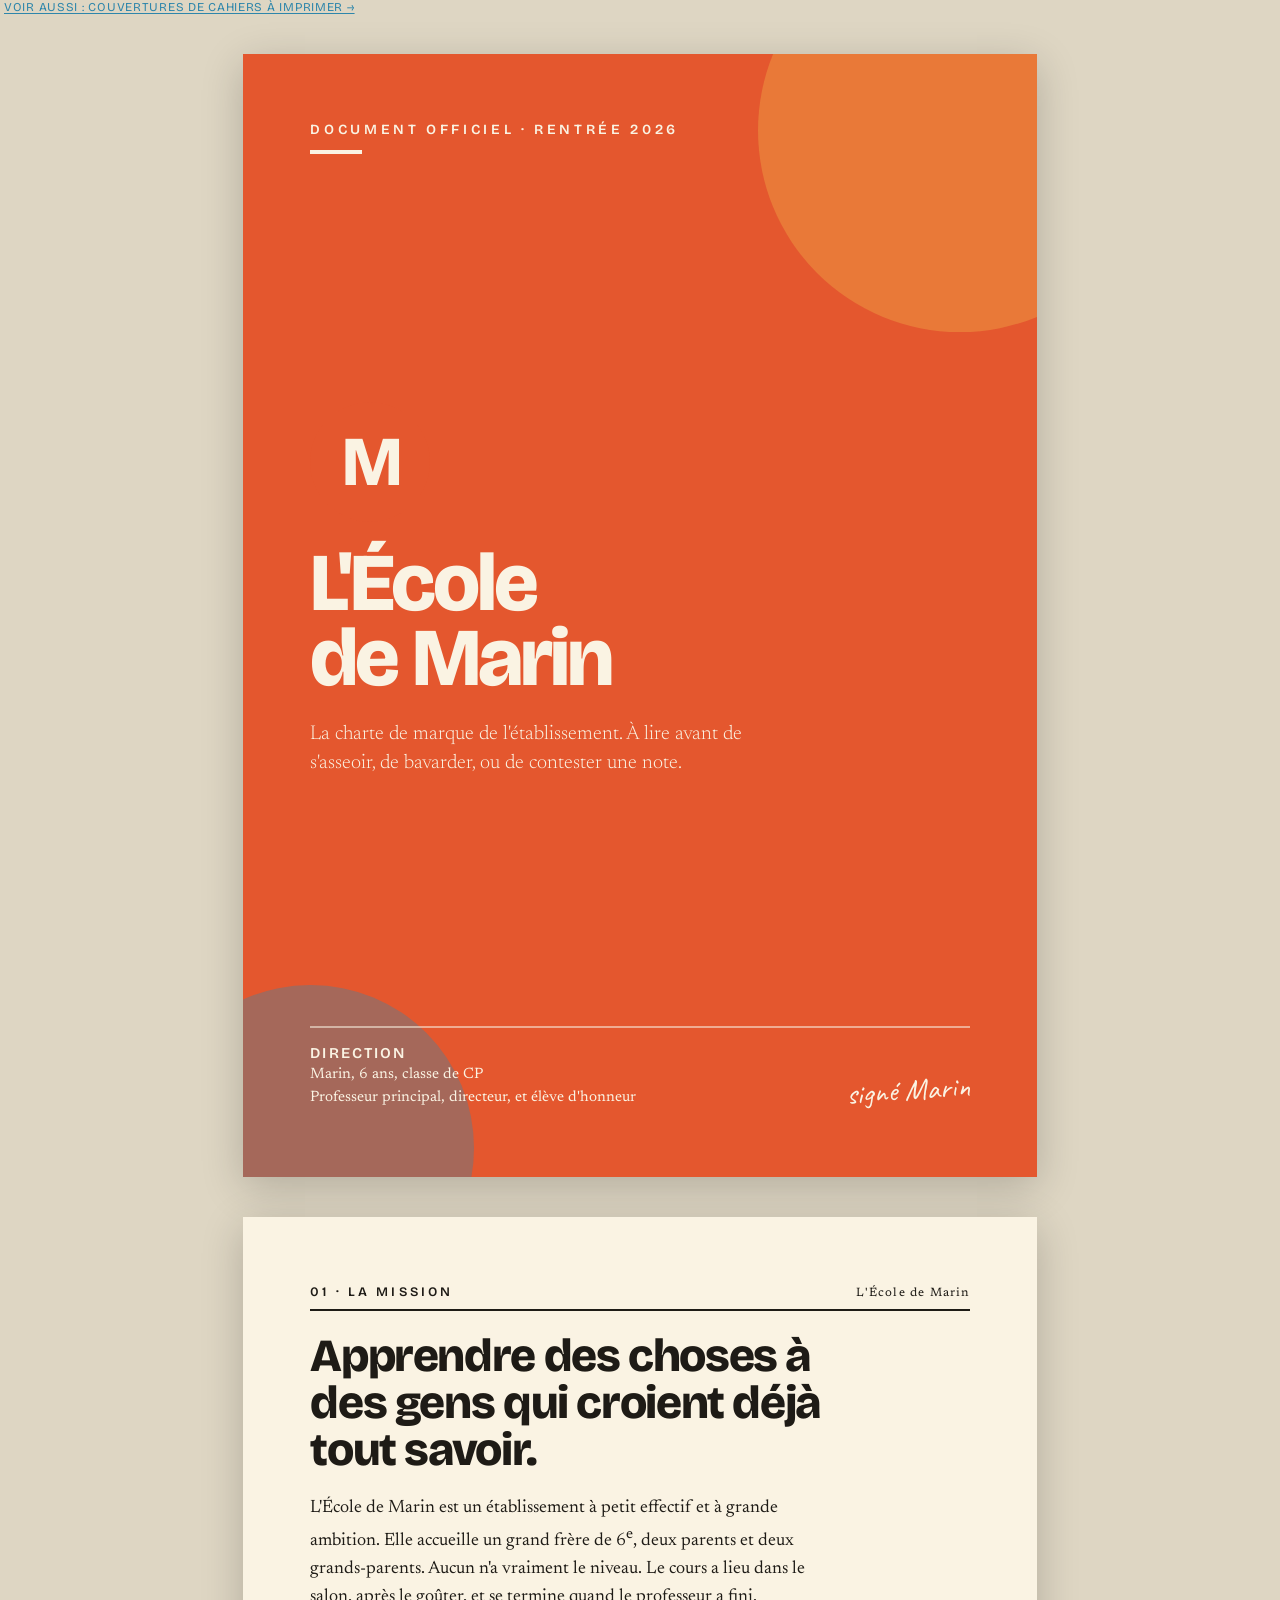
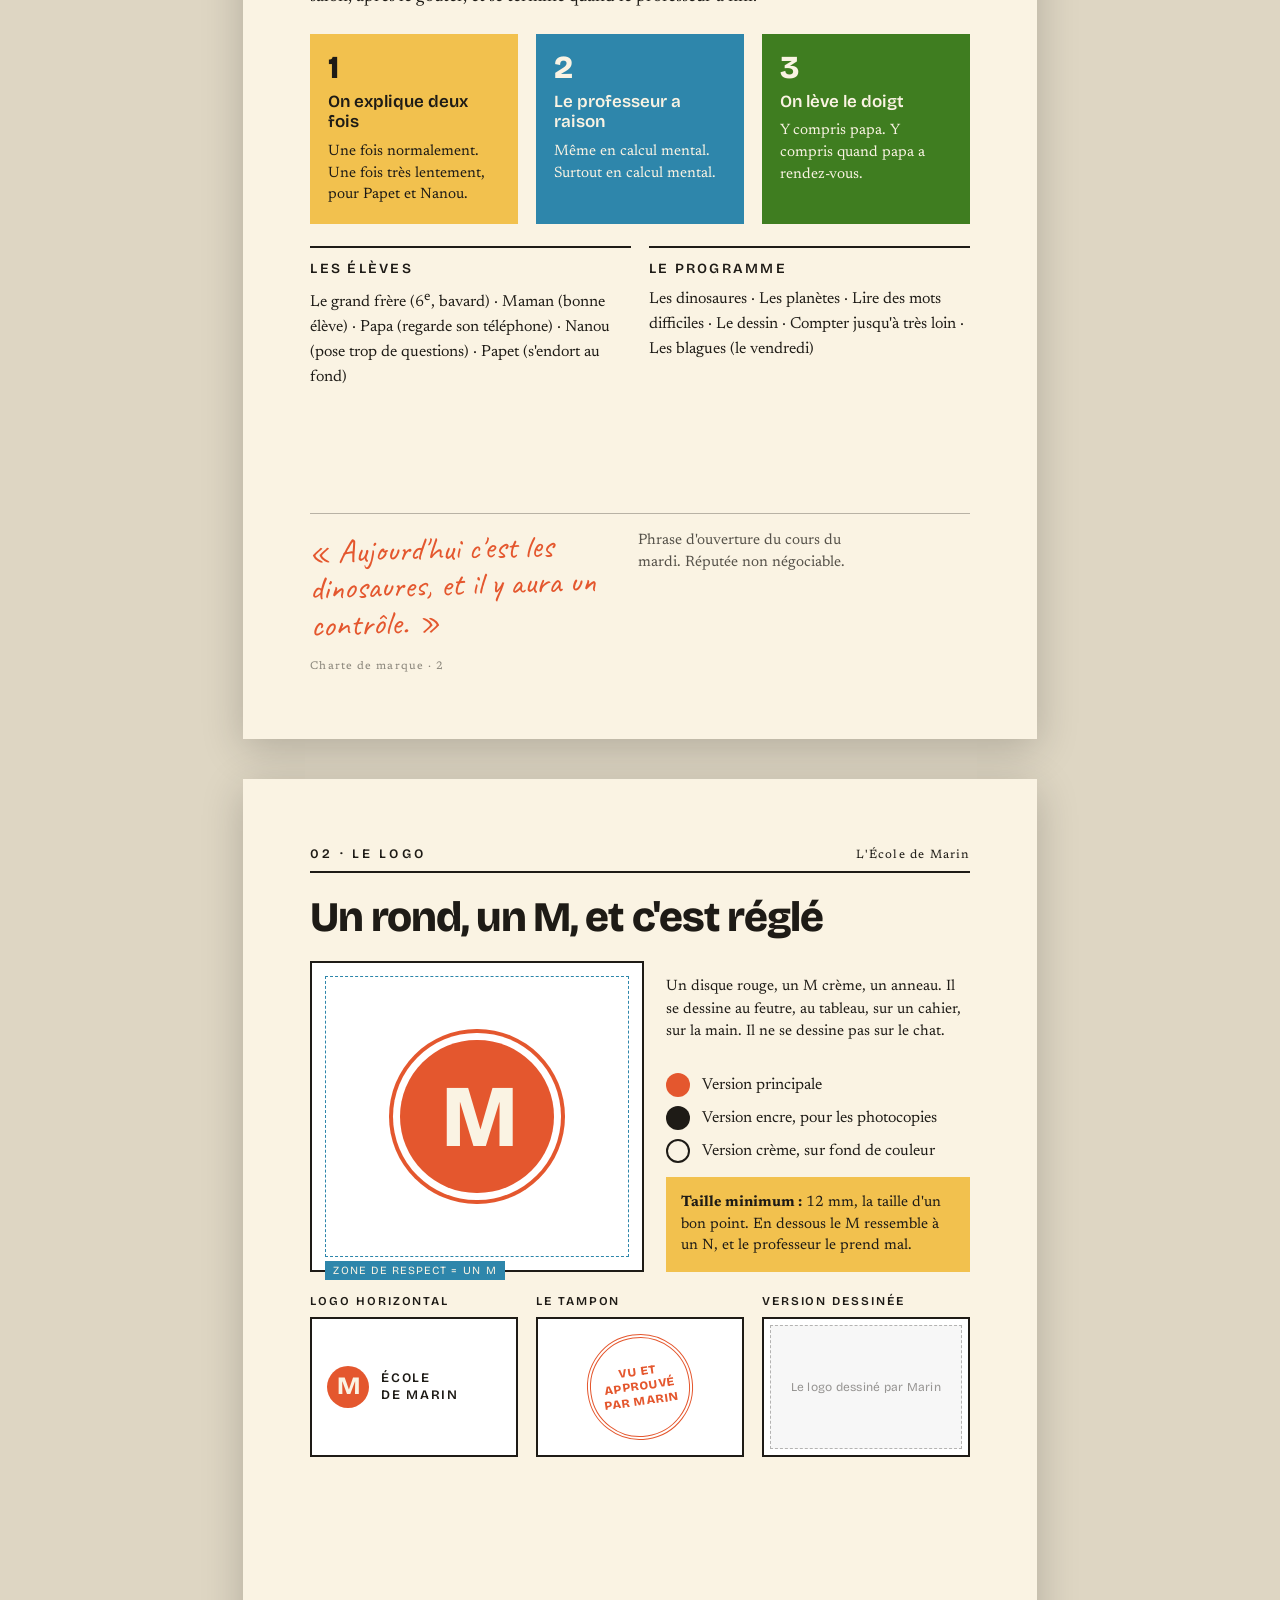
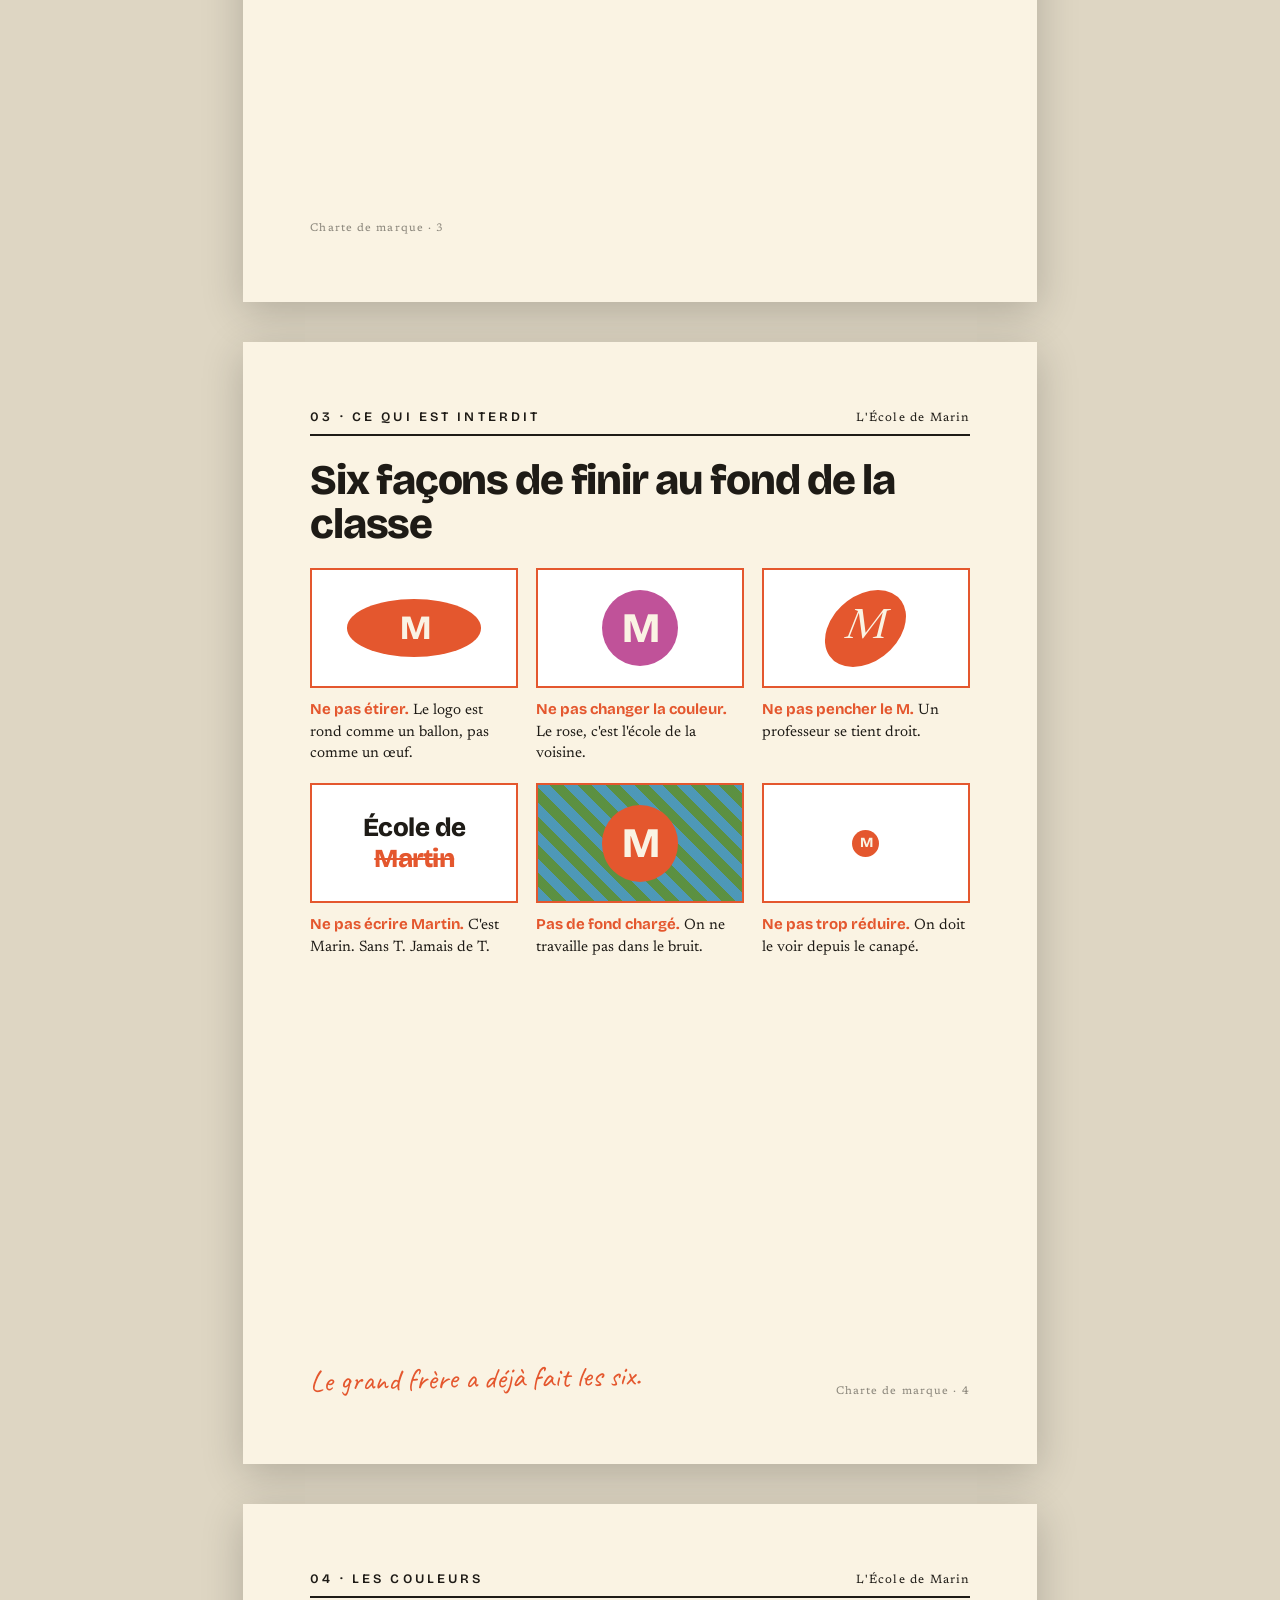
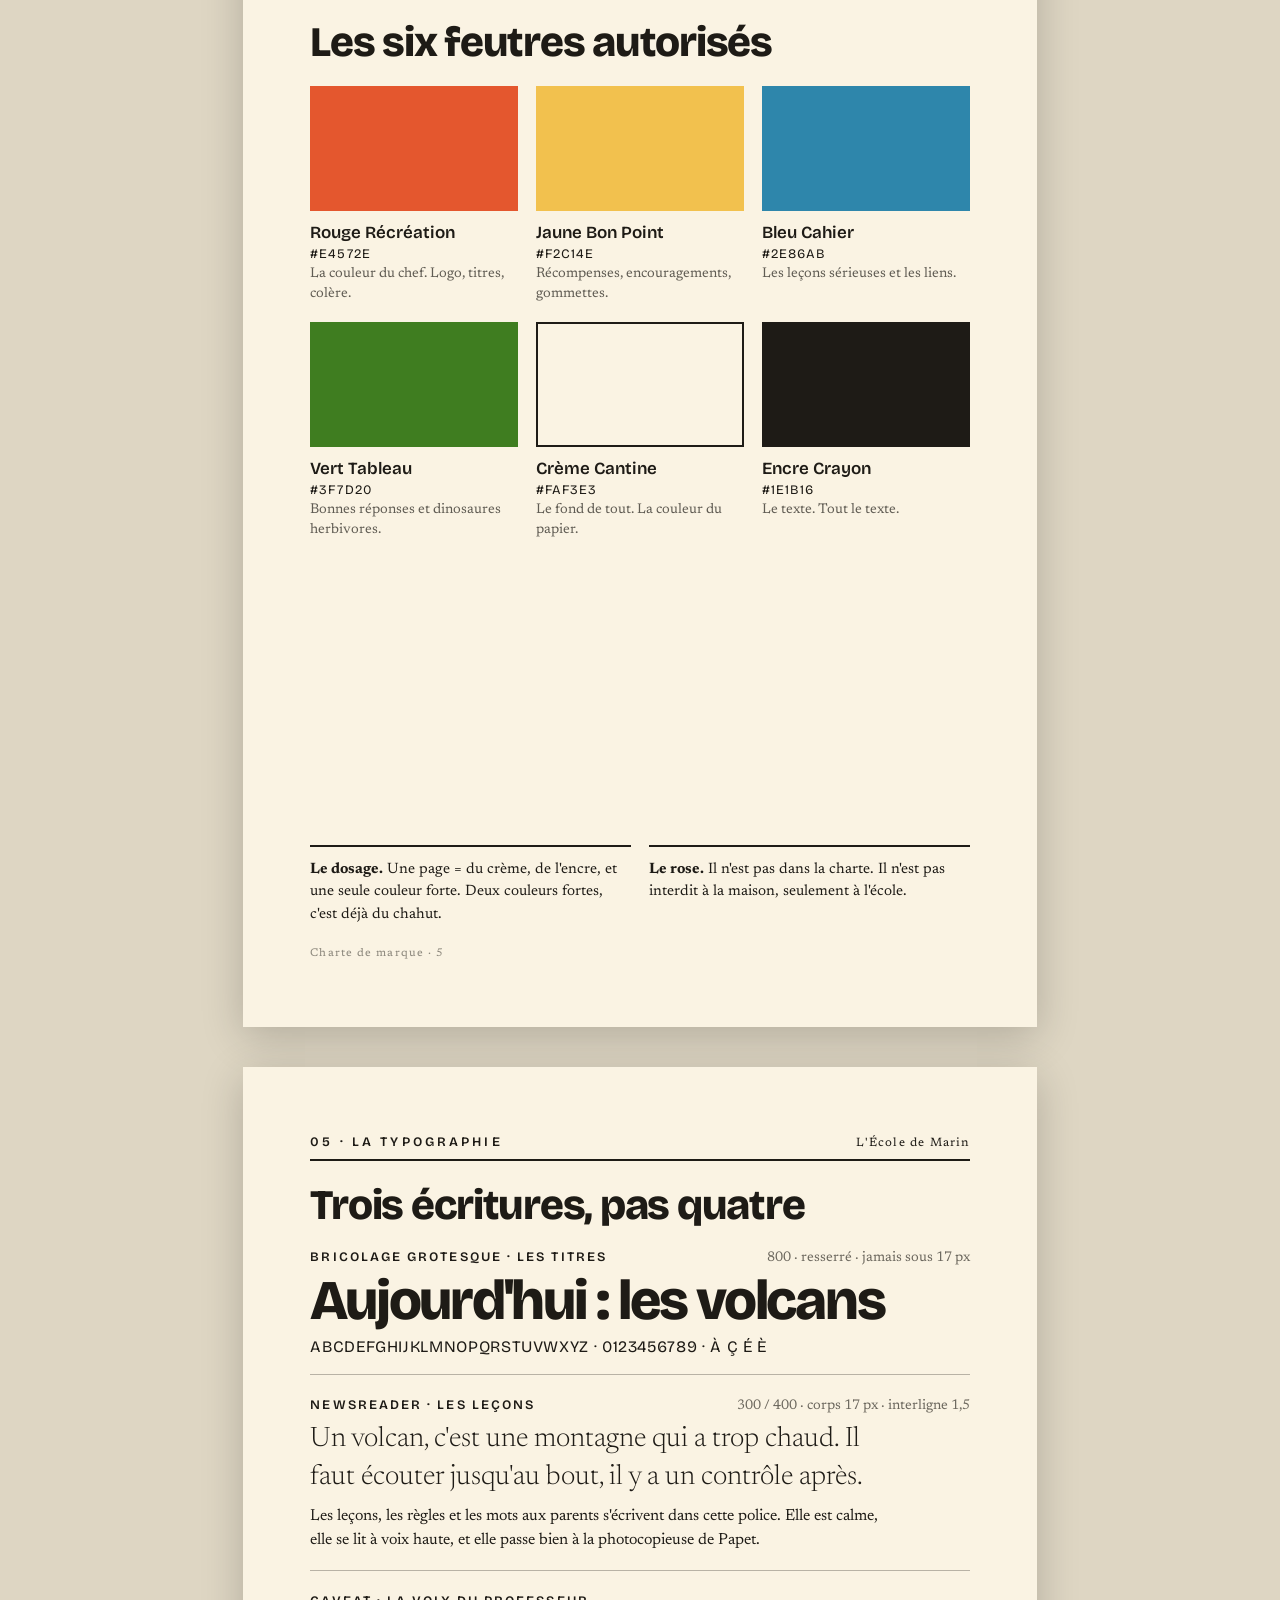
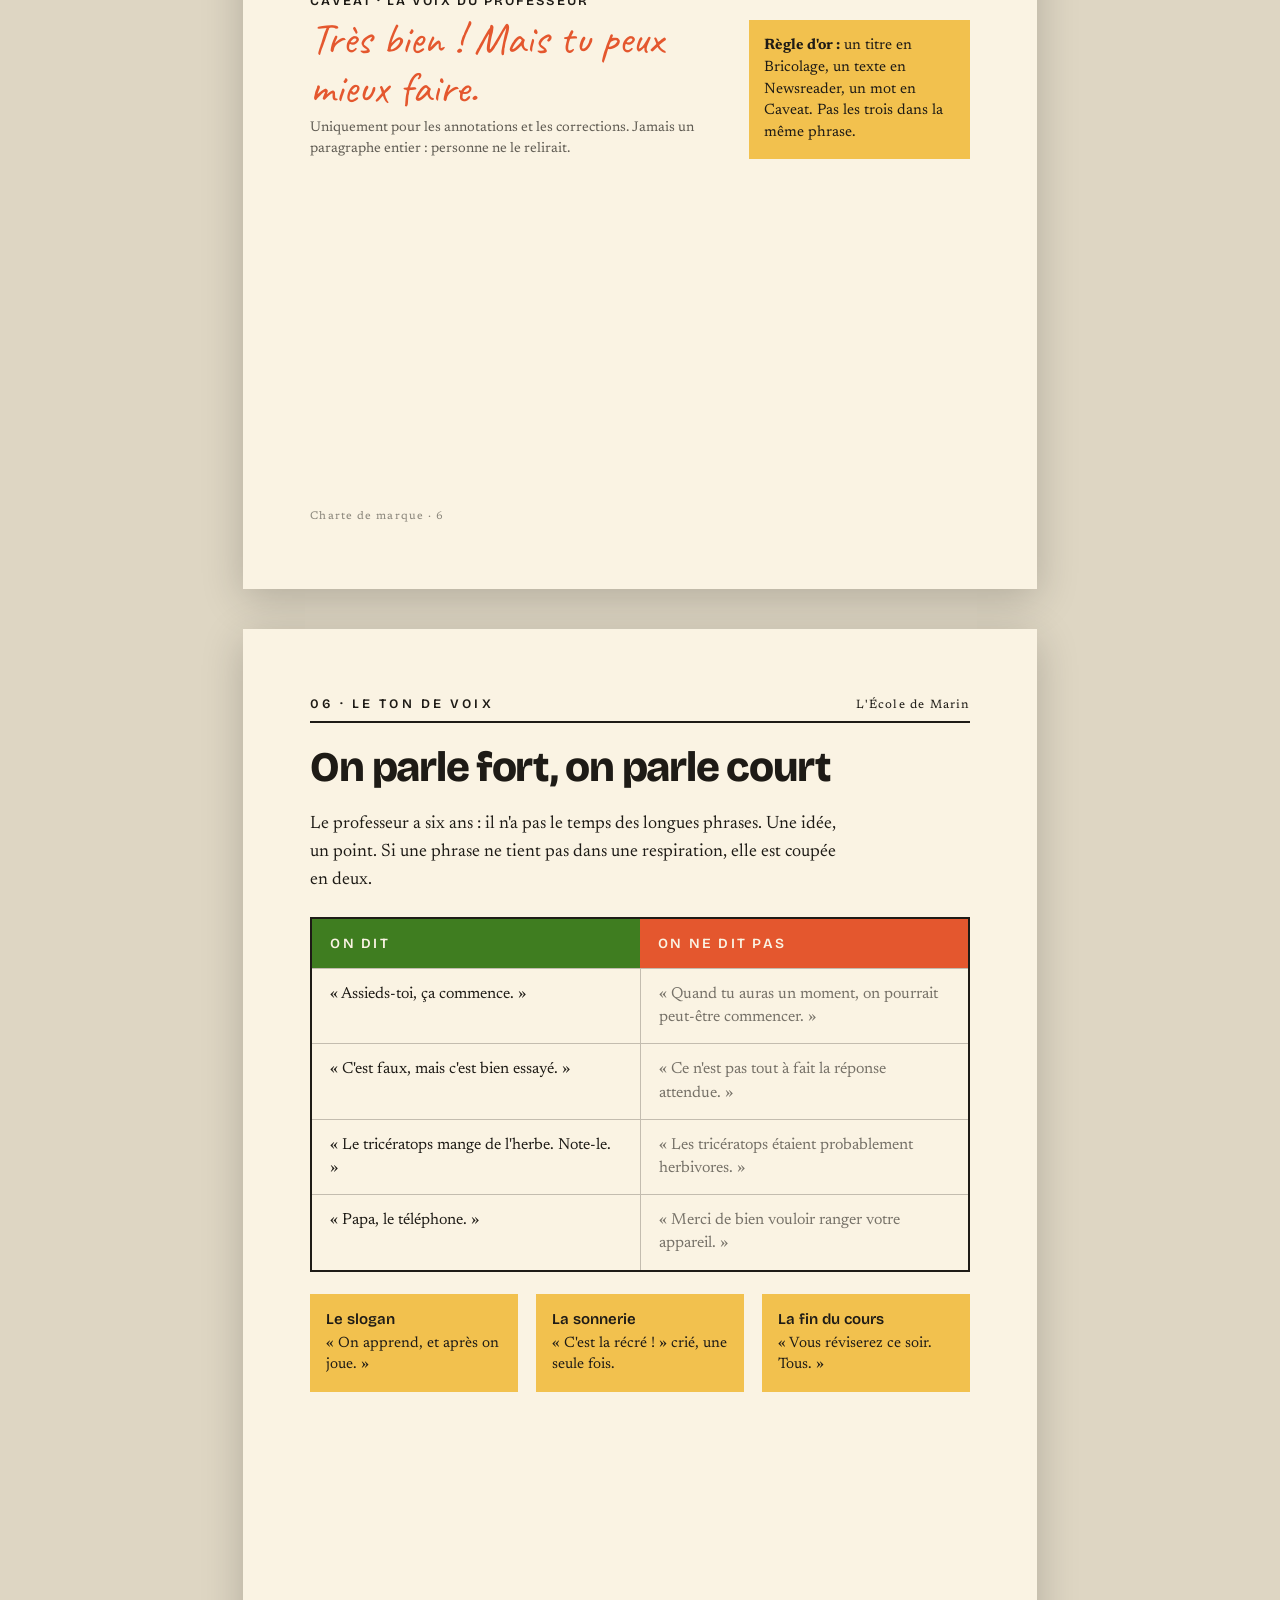
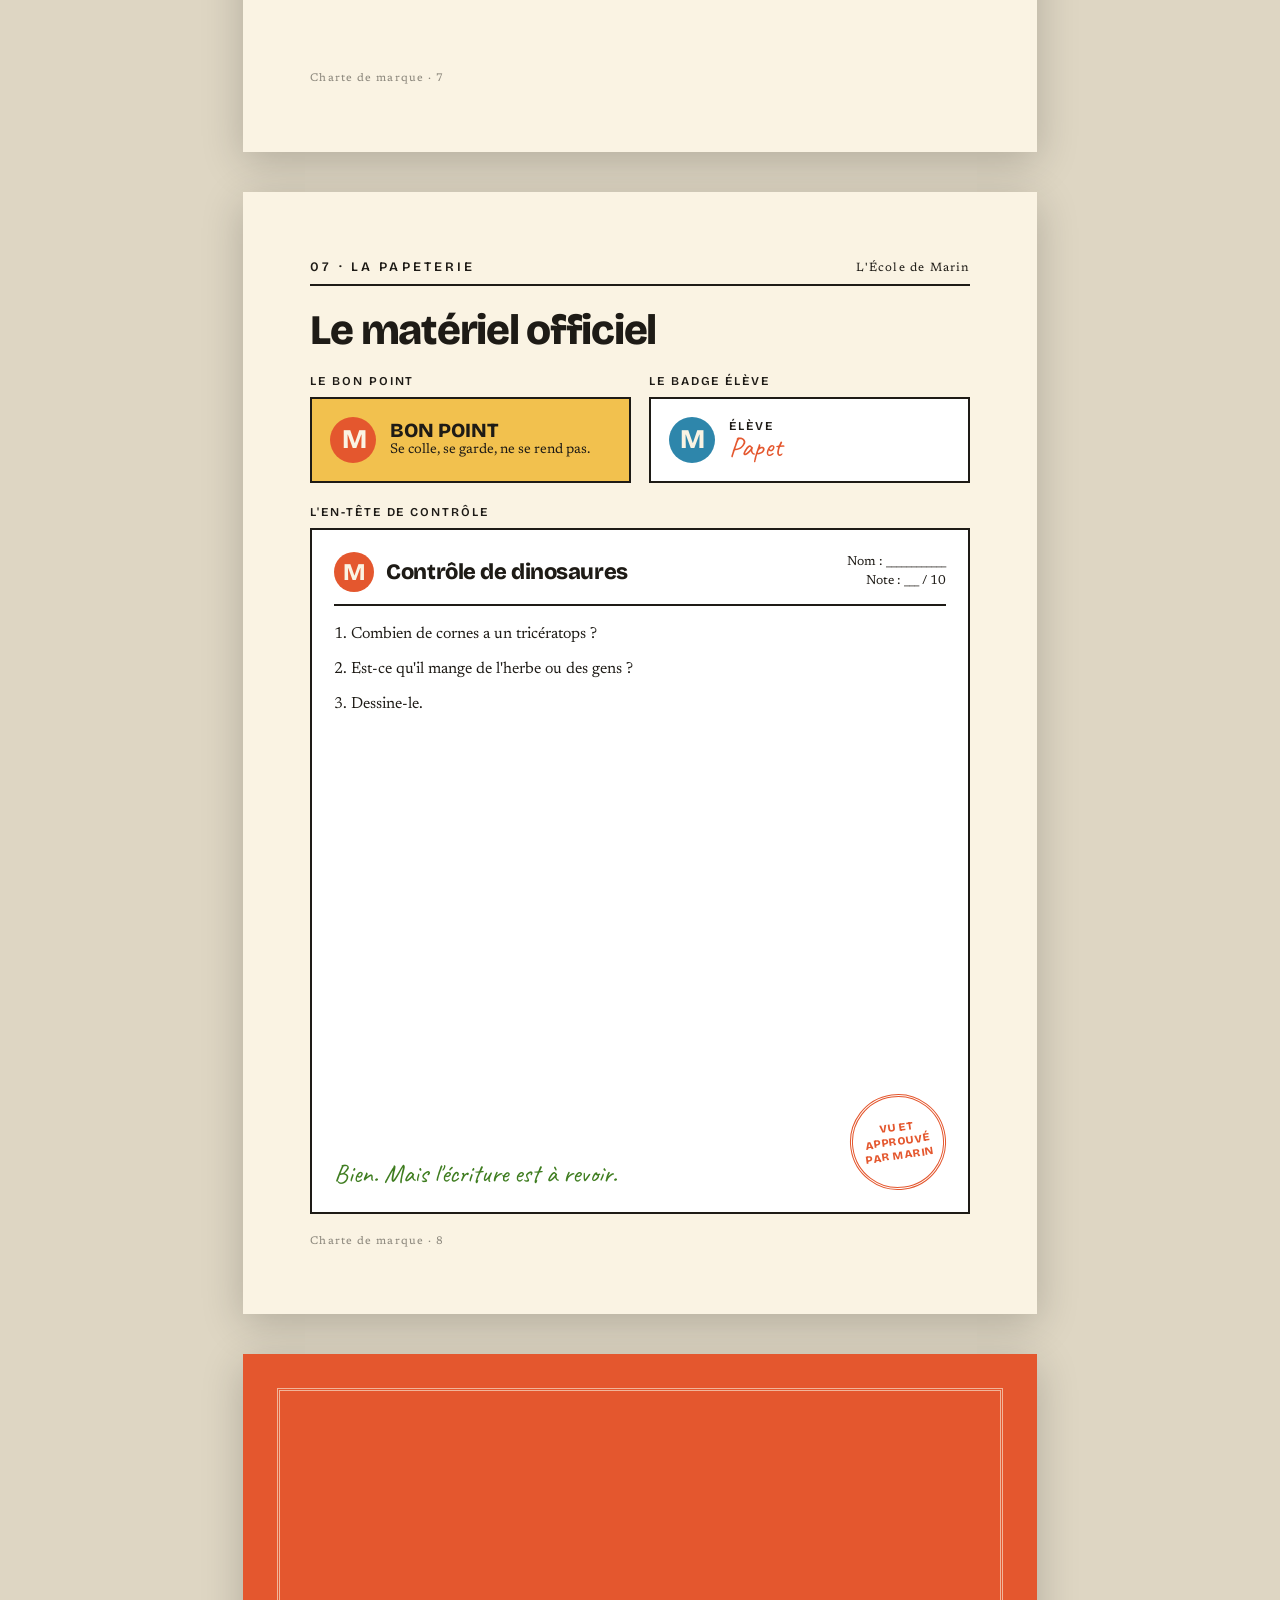
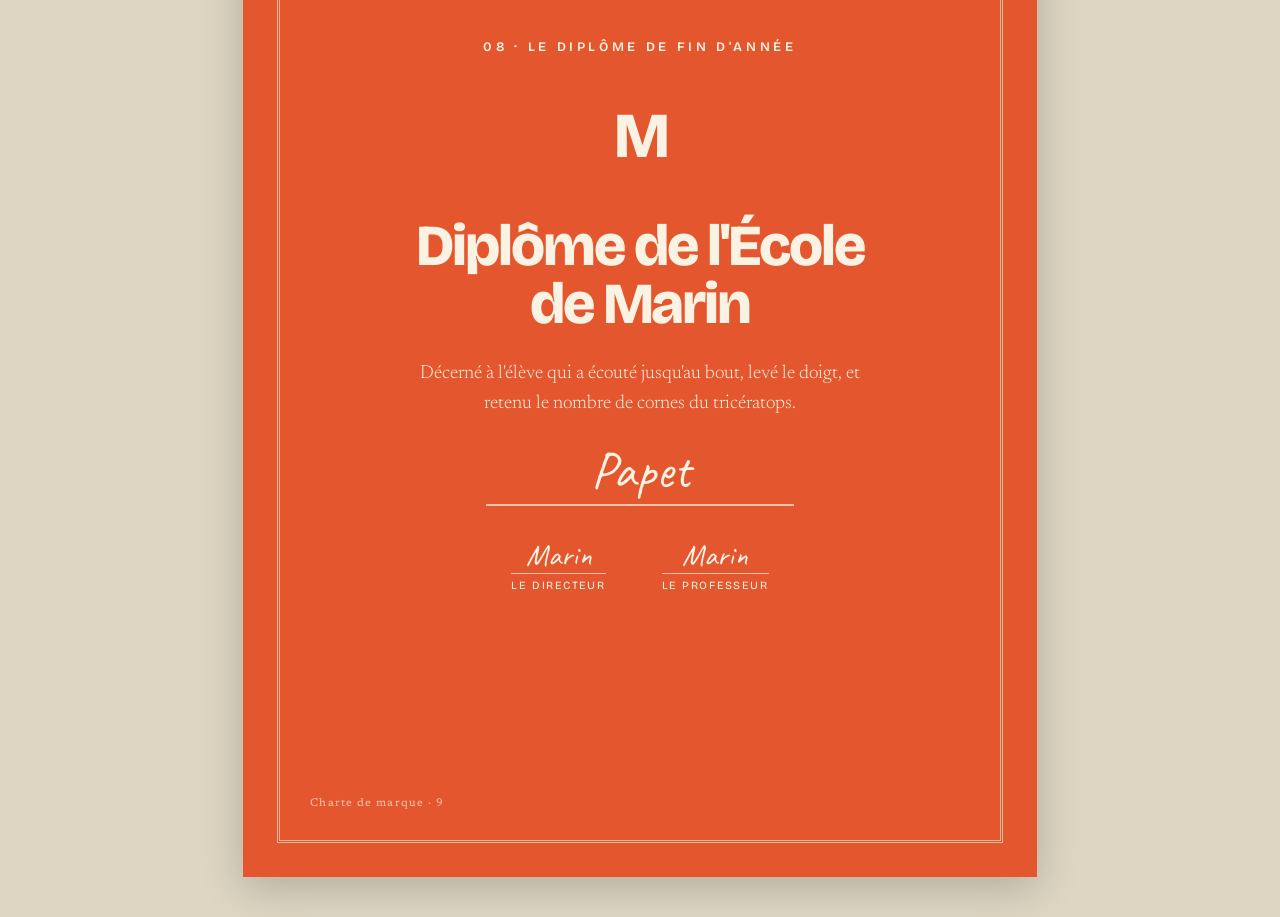
<file: index.html>
<!DOCTYPE html>
<html lang="fr">
<head>
<meta charset="utf-8">
<meta name="viewport" content="width=device-width, initial-scale=1">
<title>Charte de marque — L'École de Marin</title>
<meta name="description" content="Charte de marque officielle de l'École de Marin.">
<link rel="preconnect" href="https://fonts.googleapis.com">
<link rel="preconnect" href="https://fonts.gstatic.com" crossorigin>
<link href="https://fonts.googleapis.com/css2?family=Bricolage+Grotesque:opsz,wght@12..96,400;12..96,600;12..96,800&family=Newsreader:opsz,wght@6..72,300;6..72,400;6..72,600&family=Caveat:wght@500;700&display=swap" rel="stylesheet">
<link rel="stylesheet" href="styles.css">
</head>
<body>

<nav class="site-nav"><a href="cahiers.html">Voir aussi : couvertures de cahiers à imprimer →</a></nav>

<main class="pages">

<!-- 01 — Couverture -->
<section class="sheet sheet--cover">
  <div class="cover-blob cover-blob--yellow"></div>
  <div class="cover-blob cover-blob--blue"></div>

  <div class="cover-top">
    <div class="cover-eyebrow">Document officiel · Rentrée 2026</div>
    <div class="cover-rule"></div>
  </div>

  <div class="cover-mid">
    <div class="disc" style="--d:1.25in;--fs:70px"><span>M</span></div>
    <h1 class="cover-title">L'École<br>de Marin</h1>
    <p class="cover-sub">La charte de marque de l'établissement. À lire avant de s'asseoir, de bavarder, ou de contester une note.</p>
  </div>

  <div class="cover-foot">
    <div class="cover-direction">
      <div class="cover-direction__label">Direction</div>
      <div>Marin, 6 ans, classe de CP</div>
      <div>Professeur principal, directeur, et élève d'honneur</div>
    </div>
    <div class="signature">signé Marin</div>
  </div>
</section>

<!-- 02 — Mission -->
<section class="sheet sheet--light">
  <div class="kicker">
    <div class="kicker__eyebrow">01 · La mission</div>
    <div class="kicker__brand">L'École de Marin</div>
  </div>

  <h2 class="h-lg" style="max-width:6in">Apprendre des choses à des gens qui croient déjà tout savoir.</h2>

  <p class="lede" style="max-width:5.6in">L'École de Marin est un établissement à petit effectif et à grande ambition. Elle accueille un grand frère de 6<sup>e</sup>, deux parents et deux grands-parents. Aucun n'a vraiment le niveau. Le cours a lieu dans le salon, après le goûter, et se termine quand le professeur a fini.</p>

  <div class="grid-3">
    <div class="rule-card" style="--bg:var(--yellow);--fg:var(--ink)">
      <div class="rule-card__num">1</div>
      <div class="rule-card__title">On explique deux fois</div>
      <div class="rule-card__body">Une fois normalement. Une fois très lentement, pour Papet et Nanou.</div>
    </div>
    <div class="rule-card" style="--bg:var(--blue);--fg:var(--cream)">
      <div class="rule-card__num">2</div>
      <div class="rule-card__title">Le professeur a raison</div>
      <div class="rule-card__body">Même en calcul mental. Surtout en calcul mental.</div>
    </div>
    <div class="rule-card" style="--bg:var(--green);--fg:var(--cream)">
      <div class="rule-card__num">3</div>
      <div class="rule-card__title">On lève le doigt</div>
      <div class="rule-card__body">Y compris papa. Y compris quand papa a rendez-vous.</div>
    </div>
  </div>

  <div class="grid-2 grid-2--rule">
    <div class="col-block">
      <div class="col-block__label">Les élèves</div>
      <div class="col-block__body">Le grand frère (6<sup>e</sup>, bavard) · Maman (bonne élève) · Papa (regarde son téléphone) · Nanou (pose trop de questions) · Papet (s'endort au fond)</div>
    </div>
    <div class="col-block">
      <div class="col-block__label">Le programme</div>
      <div class="col-block__body">Les dinosaures · Les planètes · Lire des mots difficiles · Le dessin · Compter jusqu'à très loin · Les blagues (le vendredi)</div>
    </div>
  </div>

  <div class="quote-row">
    <div class="quote-row__quote">« Aujourd'hui c'est les dinosaures, et il y aura un contrôle. »</div>
    <div class="quote-row__caption">Phrase d'ouverture du cours du mardi. Réputée non négociable.</div>
  </div>

  <div class="foot">Charte de marque · 2</div>
</section>

<!-- 03 — Logo -->
<section class="sheet sheet--light">
  <div class="kicker">
    <div class="kicker__eyebrow">02 · Le logo</div>
    <div class="kicker__brand">L'École de Marin</div>
  </div>

  <h2 class="h-md">Un rond, un M, et c'est réglé</h2>

  <div class="logo-showcase">
    <div class="logo-showcase__frame">
      <div class="logo-showcase__guide"></div>
      <div class="disc disc--ringed" style="--d:1.6in;--fs:88px"><span>M</span></div>
      <div class="logo-showcase__tag">Zone de respect = un M</div>
    </div>
    <div class="logo-showcase__notes">
      <p class="body-text">Un disque rouge, un M crème, un anneau. Il se dessine au feutre, au tableau, sur un cahier, sur la main. Il ne se dessine pas sur le chat.</p>
      <div class="version-list">
        <div class="version-list__item"><span class="dot" style="--dc:var(--red)"></span> Version principale</div>
        <div class="version-list__item"><span class="dot" style="--dc:var(--ink)"></span> Version encre, pour les photocopies</div>
        <div class="version-list__item"><span class="dot dot--outline" style="--dc:var(--cream)"></span> Version crème, sur fond de couleur</div>
      </div>
      <div class="callout" style="margin-top:auto"><b>Taille minimum :</b> 12 mm, la taille d'un bon point. En dessous le M ressemble à un N, et le professeur le prend mal.</div>
    </div>
  </div>

  <div class="grid-3 grid-3--stretch">
    <div class="lockup-card">
      <div class="lockup-card__label">Logo horizontal</div>
      <div class="lockup-card__box lockup-card__box--row">
        <div class="disc" style="--d:42px;--fs:25px"><span>M</span></div>
        <div class="lockup-card__wordmark">École<br>de Marin</div>
      </div>
    </div>
    <div class="lockup-card">
      <div class="lockup-card__label">Le tampon</div>
      <div class="lockup-card__box lockup-card__box--center">
        <div class="stamp" style="--d:1.1in;--fs:12px">VU ET<br>APPROUVÉ<br>PAR MARIN</div>
      </div>
    </div>
    <div class="lockup-card">
      <div class="lockup-card__label">Version dessinée</div>
      <div class="lockup-card__box lockup-card__box--slot">
        <div class="image-slot">Le logo dessiné par Marin</div>
      </div>
    </div>
  </div>

  <div class="foot" style="margin-top:auto">Charte de marque · 3</div>
</section>

<!-- 04 — Interdits -->
<section class="sheet sheet--light">
  <div class="kicker">
    <div class="kicker__eyebrow">03 · Ce qui est interdit</div>
    <div class="kicker__brand">L'École de Marin</div>
  </div>

  <h2 class="h-md">Six façons de finir au fond de la classe</h2>

  <div class="grid-3 dont-grid">
    <div class="dont">
      <div class="dont__preview">
        <div class="disc" style="--d:1.4in;--dh:0.6in;--fs:34px"><span>M</span></div>
      </div>
      <div class="dont__caption"><b>Ne pas étirer.</b> Le logo est rond comme un ballon, pas comme un œuf.</div>
    </div>
    <div class="dont">
      <div class="dont__preview">
        <div class="disc" style="--d:0.8in;--fs:42px;--bg:var(--pink)"><span>M</span></div>
      </div>
      <div class="dont__caption"><b>Ne pas changer la couleur.</b> Le rose, c'est l'école de la voisine.</div>
    </div>
    <div class="dont">
      <div class="dont__preview">
        <div class="disc disc--skew" style="--d:0.8in;--fs:42px"><span>M</span></div>
      </div>
      <div class="dont__caption"><b>Ne pas pencher le M.</b> Un professeur se tient droit.</div>
    </div>
    <div class="dont">
      <div class="dont__preview dont__preview--text">
        <div class="dont__wrong-name">École de <span>Martin</span></div>
      </div>
      <div class="dont__caption"><b>Ne pas écrire Martin.</b> C'est Marin. Sans T. Jamais de T.</div>
    </div>
    <div class="dont">
      <div class="dont__preview dont__preview--stripes">
        <div class="disc" style="--d:0.8in;--fs:42px"><span>M</span></div>
      </div>
      <div class="dont__caption"><b>Pas de fond chargé.</b> On ne travaille pas dans le bruit.</div>
    </div>
    <div class="dont">
      <div class="dont__preview">
        <div class="disc" style="--d:0.28in;--fs:14px"><span>M</span></div>
      </div>
      <div class="dont__caption"><b>Ne pas trop réduire.</b> On doit le voir depuis le canapé.</div>
    </div>
  </div>

  <div class="page4-foot">
    <div class="handnote">Le grand frère a déjà fait les six.</div>
    <div class="foot">Charte de marque · 4</div>
  </div>
</section>

<!-- 05 — Couleurs -->
<section class="sheet sheet--light">
  <div class="kicker">
    <div class="kicker__eyebrow">04 · Les couleurs</div>
    <div class="kicker__brand">L'École de Marin</div>
  </div>

  <h2 class="h-md">Les six feutres autorisés</h2>

  <div class="grid-3 swatch-grid">
    <div class="swatch">
      <div class="swatch__chip" style="background:var(--red)"></div>
      <div class="swatch__name">Rouge Récréation</div>
      <div class="swatch__hex">#E4572E</div>
      <div class="swatch__desc">La couleur du chef. Logo, titres, colère.</div>
    </div>
    <div class="swatch">
      <div class="swatch__chip" style="background:var(--yellow)"></div>
      <div class="swatch__name">Jaune Bon Point</div>
      <div class="swatch__hex">#F2C14E</div>
      <div class="swatch__desc">Récompenses, encouragements, gommettes.</div>
    </div>
    <div class="swatch">
      <div class="swatch__chip" style="background:var(--blue)"></div>
      <div class="swatch__name">Bleu Cahier</div>
      <div class="swatch__hex">#2E86AB</div>
      <div class="swatch__desc">Les leçons sérieuses et les liens.</div>
    </div>
    <div class="swatch">
      <div class="swatch__chip" style="background:var(--green)"></div>
      <div class="swatch__name">Vert Tableau</div>
      <div class="swatch__hex">#3F7D20</div>
      <div class="swatch__desc">Bonnes réponses et dinosaures herbivores.</div>
    </div>
    <div class="swatch">
      <div class="swatch__chip swatch__chip--bordered" style="background:var(--cream)"></div>
      <div class="swatch__name">Crème Cantine</div>
      <div class="swatch__hex">#FAF3E3</div>
      <div class="swatch__desc">Le fond de tout. La couleur du papier.</div>
    </div>
    <div class="swatch">
      <div class="swatch__chip" style="background:var(--ink)"></div>
      <div class="swatch__name">Encre Crayon</div>
      <div class="swatch__hex">#1E1B16</div>
      <div class="swatch__desc">Le texte. Tout le texte.</div>
    </div>
  </div>

  <div class="grid-2 grid-2--rule" style="margin-top:auto">
    <div class="body-text"><b>Le dosage.</b> Une page = du crème, de l'encre, et une seule couleur forte. Deux couleurs fortes, c'est déjà du chahut.</div>
    <div class="body-text"><b>Le rose.</b> Il n'est pas dans la charte. Il n'est pas interdit à la maison, seulement à l'école.</div>
  </div>

  <div class="foot">Charte de marque · 5</div>
</section>

<!-- 06 — Typographie -->
<section class="sheet sheet--light">
  <div class="kicker">
    <div class="kicker__eyebrow">05 · La typographie</div>
    <div class="kicker__brand">L'École de Marin</div>
  </div>

  <h2 class="h-md">Trois écritures, pas quatre</h2>

  <div class="type-block">
    <div class="type-block__head">
      <div class="type-block__label">Bricolage Grotesque · les titres</div>
      <div class="type-block__meta">800 · resserré · jamais sous 17 px</div>
    </div>
    <div class="type-block__sample type-block__sample--display">Aujourd'hui : les volcans</div>
    <div class="type-block__charset">ABCDEFGHIJKLMNOPQRSTUVWXYZ · 0123456789 · À Ç É È</div>
  </div>

  <div class="type-block">
    <div class="type-block__head">
      <div class="type-block__label">Newsreader · les leçons</div>
      <div class="type-block__meta">300 / 400 · corps 17 px · interligne 1,5</div>
    </div>
    <div class="type-block__sample type-block__sample--serif">Un volcan, c'est une montagne qui a trop chaud. Il faut écouter jusqu'au bout, il y a un contrôle après.</div>
    <div class="type-block__body">Les leçons, les règles et les mots aux parents s'écrivent dans cette police. Elle est calme, elle se lit à voix haute, et elle passe bien à la photocopieuse de Papet.</div>
  </div>

  <div class="type-foot">
    <div class="type-hand">
      <div class="type-block__label">Caveat · la voix du professeur</div>
      <div class="type-hand__sample">Très bien ! Mais tu peux mieux faire.</div>
      <div class="type-hand__note">Uniquement pour les annotations et les corrections. Jamais un paragraphe entier : personne ne le relirait.</div>
    </div>
    <div class="callout callout--fixed"><b>Règle d'or :</b> un titre en Bricolage, un texte en Newsreader, un mot en Caveat. Pas les trois dans la même phrase.</div>
  </div>

  <div class="foot" style="margin-top:auto">Charte de marque · 6</div>
</section>

<!-- 07 — Ton de voix -->
<section class="sheet sheet--light">
  <div class="kicker">
    <div class="kicker__eyebrow">06 · Le ton de voix</div>
    <div class="kicker__brand">L'École de Marin</div>
  </div>

  <h2 class="h-md">On parle fort, on parle court</h2>

  <p class="lede" style="max-width:5.6in">Le professeur a six ans : il n'a pas le temps des longues phrases. Une idée, un point. Si une phrase ne tient pas dans une respiration, elle est coupée en deux.</p>

  <div class="voice-table">
    <div class="voice-table__head voice-table__head--do">On dit</div>
    <div class="voice-table__head voice-table__head--dont">On ne dit pas</div>
    <div class="voice-table__cell">« Assieds-toi, ça commence. »</div>
    <div class="voice-table__cell voice-table__cell--dont">« Quand tu auras un moment, on pourrait peut-être commencer. »</div>
    <div class="voice-table__cell">« C'est faux, mais c'est bien essayé. »</div>
    <div class="voice-table__cell voice-table__cell--dont">« Ce n'est pas tout à fait la réponse attendue. »</div>
    <div class="voice-table__cell">« Le tricératops mange de l'herbe. Note-le. »</div>
    <div class="voice-table__cell voice-table__cell--dont">« Les tricératops étaient probablement herbivores. »</div>
    <div class="voice-table__cell">« Papa, le téléphone. »</div>
    <div class="voice-table__cell voice-table__cell--dont">« Merci de bien vouloir ranger votre appareil. »</div>
  </div>

  <div class="grid-3">
    <div class="voice-tile">
      <div class="voice-tile__label">Le slogan</div>
      <div class="voice-tile__body">« On apprend, et après on joue. »</div>
    </div>
    <div class="voice-tile">
      <div class="voice-tile__label">La sonnerie</div>
      <div class="voice-tile__body">« C'est la récré ! » crié, une seule fois.</div>
    </div>
    <div class="voice-tile">
      <div class="voice-tile__label">La fin du cours</div>
      <div class="voice-tile__body">« Vous réviserez ce soir. Tous. »</div>
    </div>
  </div>

  <div class="foot" style="margin-top:auto">Charte de marque · 7</div>
</section>

<!-- 08 — Papeterie -->
<section class="sheet sheet--light">
  <div class="kicker">
    <div class="kicker__eyebrow">07 · La papeterie</div>
    <div class="kicker__brand">L'École de Marin</div>
  </div>

  <h2 class="h-md">Le matériel officiel</h2>

  <div class="grid-2">
    <div class="lockup-card">
      <div class="lockup-card__label">Le bon point</div>
      <div class="stationery-card stationery-card--yellow">
        <div class="disc" style="--d:46px;--fs:27px"><span>M</span></div>
        <div>
          <div class="stationery-card__title">BON POINT</div>
          <div class="stationery-card__sub">Se colle, se garde, ne se rend pas.</div>
        </div>
      </div>
    </div>
    <div class="lockup-card">
      <div class="lockup-card__label">Le badge élève</div>
      <div class="stationery-card stationery-card--white">
        <div class="disc" style="--d:46px;--fs:27px;--bg:var(--blue)"><span>M</span></div>
        <div>
          <div class="stationery-card__eyebrow">Élève</div>
          <div class="stationery-card__name">Papet</div>
        </div>
      </div>
    </div>
  </div>

  <div class="lockup-card" style="flex:1">
    <div class="lockup-card__label">L'en-tête de contrôle</div>
    <div class="exam-sheet">
      <div class="exam-sheet__head">
        <div class="exam-sheet__title">
          <div class="disc" style="--d:40px;--fs:24px"><span>M</span></div>
          <div class="exam-sheet__title-text">Contrôle de dinosaures</div>
        </div>
        <div class="exam-sheet__fields">
          <div>Nom : ____________</div>
          <div>Note : ___ / 10</div>
        </div>
      </div>
      <div class="exam-sheet__questions">
        <div>1. Combien de cornes a un tricératops ?</div>
        <div>2. Est-ce qu'il mange de l'herbe ou des gens ?</div>
        <div>3. Dessine-le.</div>
      </div>
      <div class="exam-sheet__foot">
        <div class="handnote handnote--green">Bien. Mais l'écriture est à revoir.</div>
        <div class="stamp stamp--sm" style="--d:1in;--fs:11px">VU ET<br>APPROUVÉ<br>PAR MARIN</div>
      </div>
    </div>
  </div>

  <div class="foot">Charte de marque · 8</div>
</section>

<!-- 09 — Diplôme -->
<section class="sheet sheet--diploma">
  <div class="diploma-border"></div>
  <div class="diploma-eyebrow">08 · Le diplôme de fin d'année</div>
  <div class="disc" style="--d:1.15in;--fs:64px"><span>M</span></div>
  <h2 class="diploma-title">Diplôme de l'École<br>de Marin</h2>
  <p class="diploma-text">Décerné à l'élève qui a écouté jusqu'au bout, levé le doigt, et retenu le nombre de cornes du tricératops.</p>
  <div class="diploma-name">Papet</div>
  <div class="diploma-signatures">
    <div class="diploma-signatures__item">
      <div class="diploma-signatures__name">Marin</div>
      <div class="diploma-signatures__role">Le directeur</div>
    </div>
    <div class="diploma-signatures__item">
      <div class="diploma-signatures__name">Marin</div>
      <div class="diploma-signatures__role">Le professeur</div>
    </div>
  </div>
  <div class="diploma-foot">Charte de marque · 9</div>
</section>

</main>

</body>
</html>
</file>
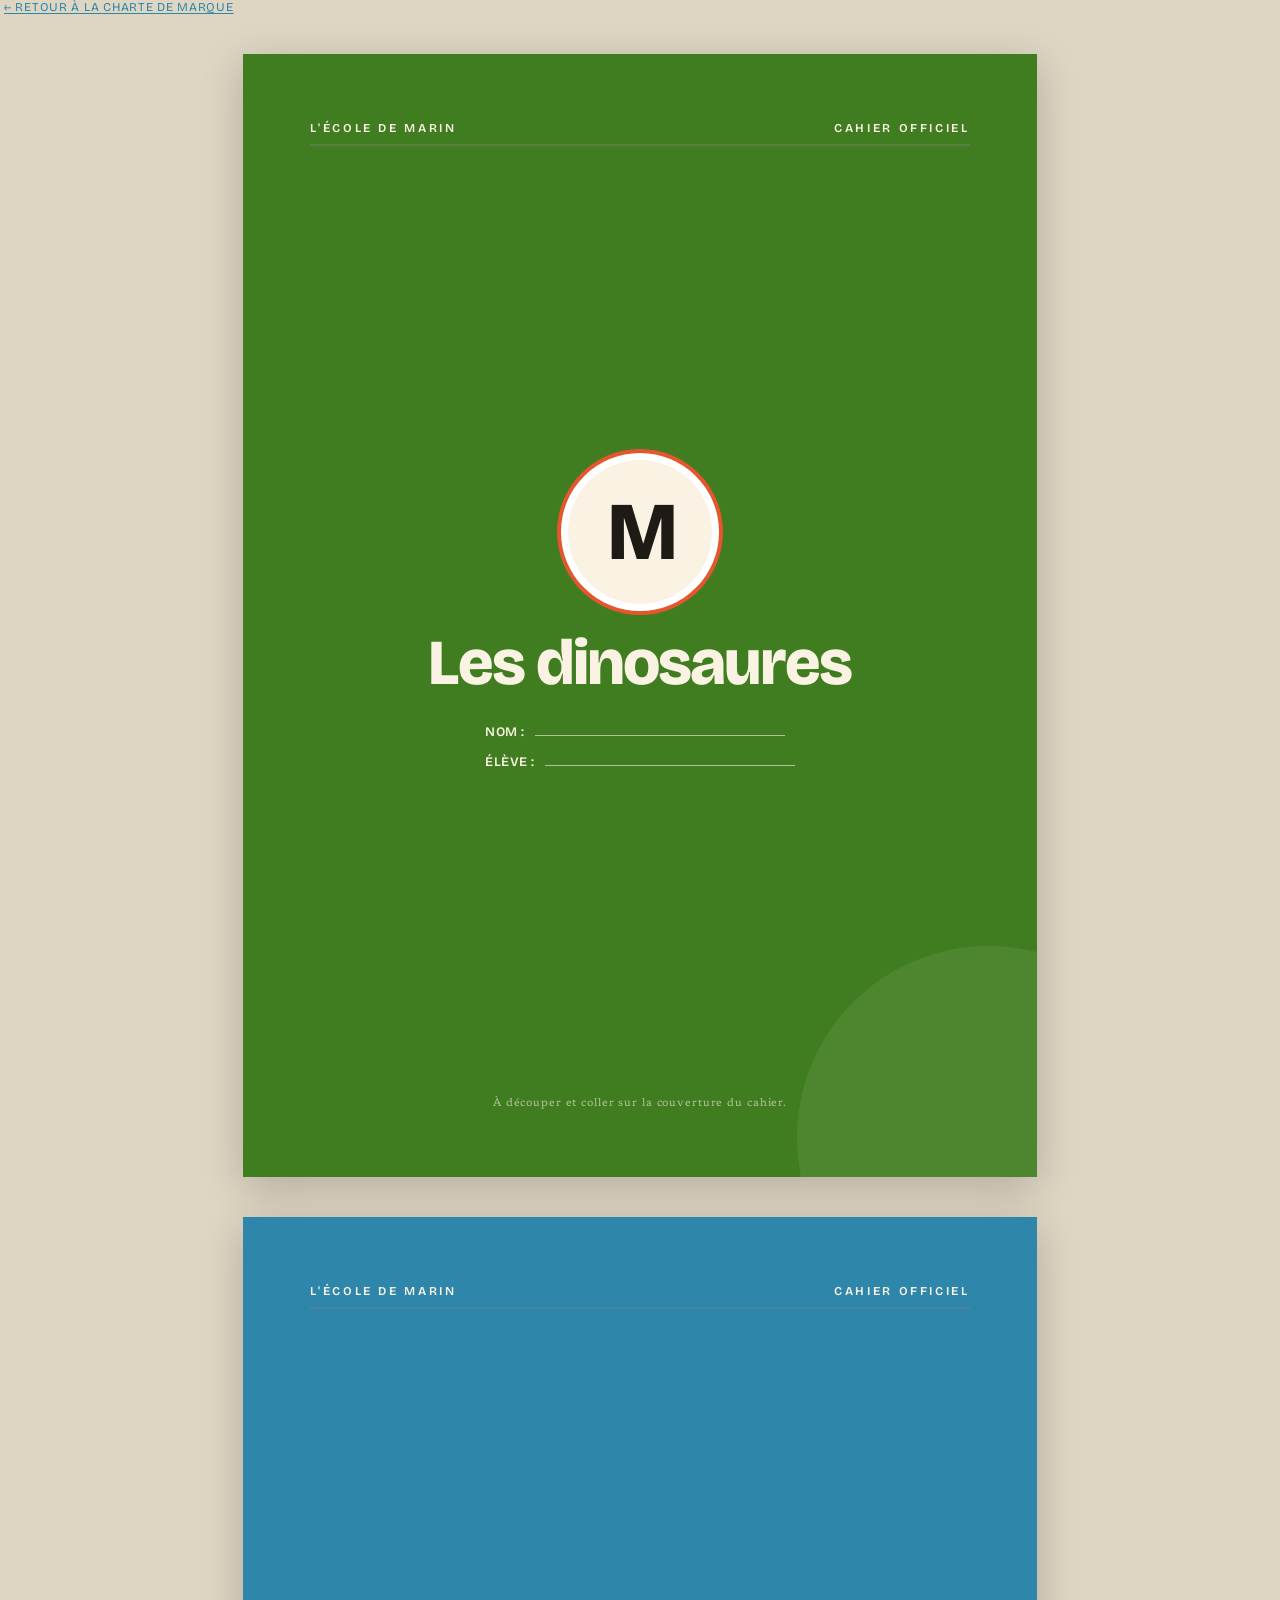
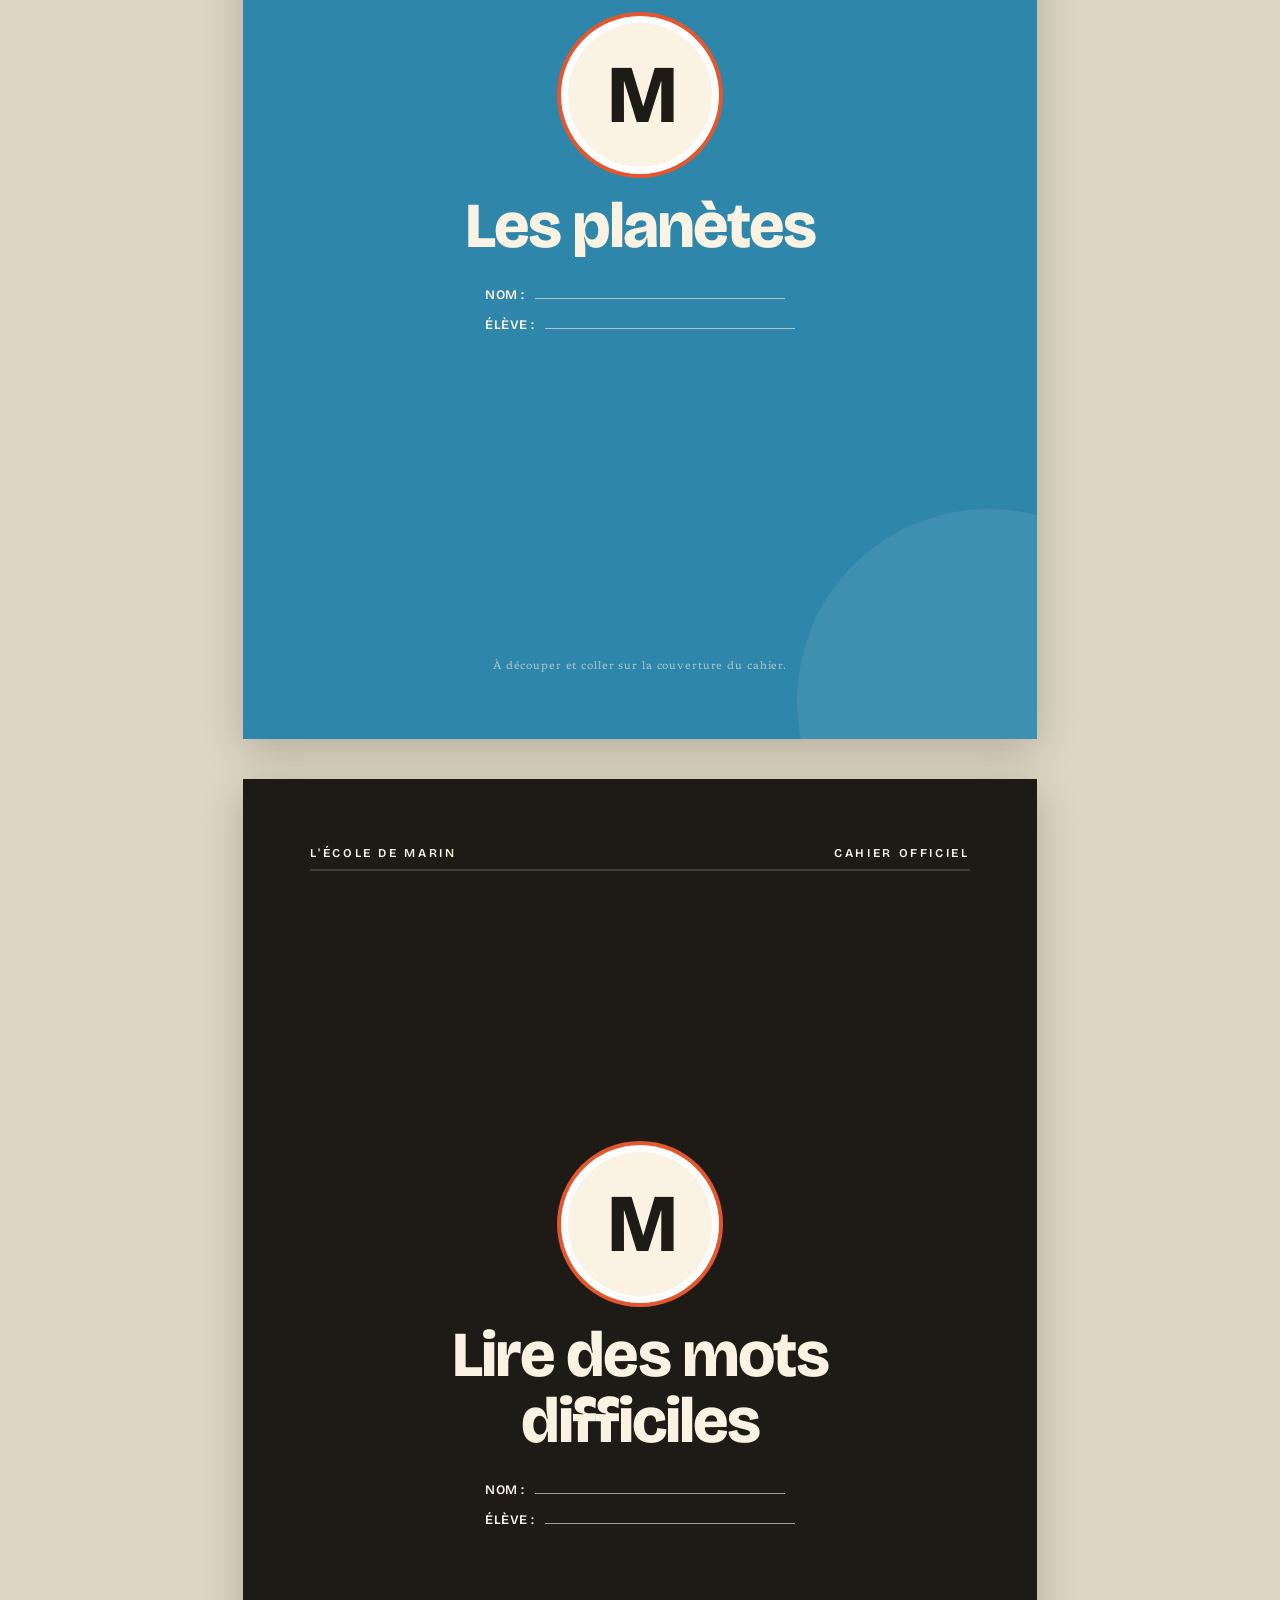
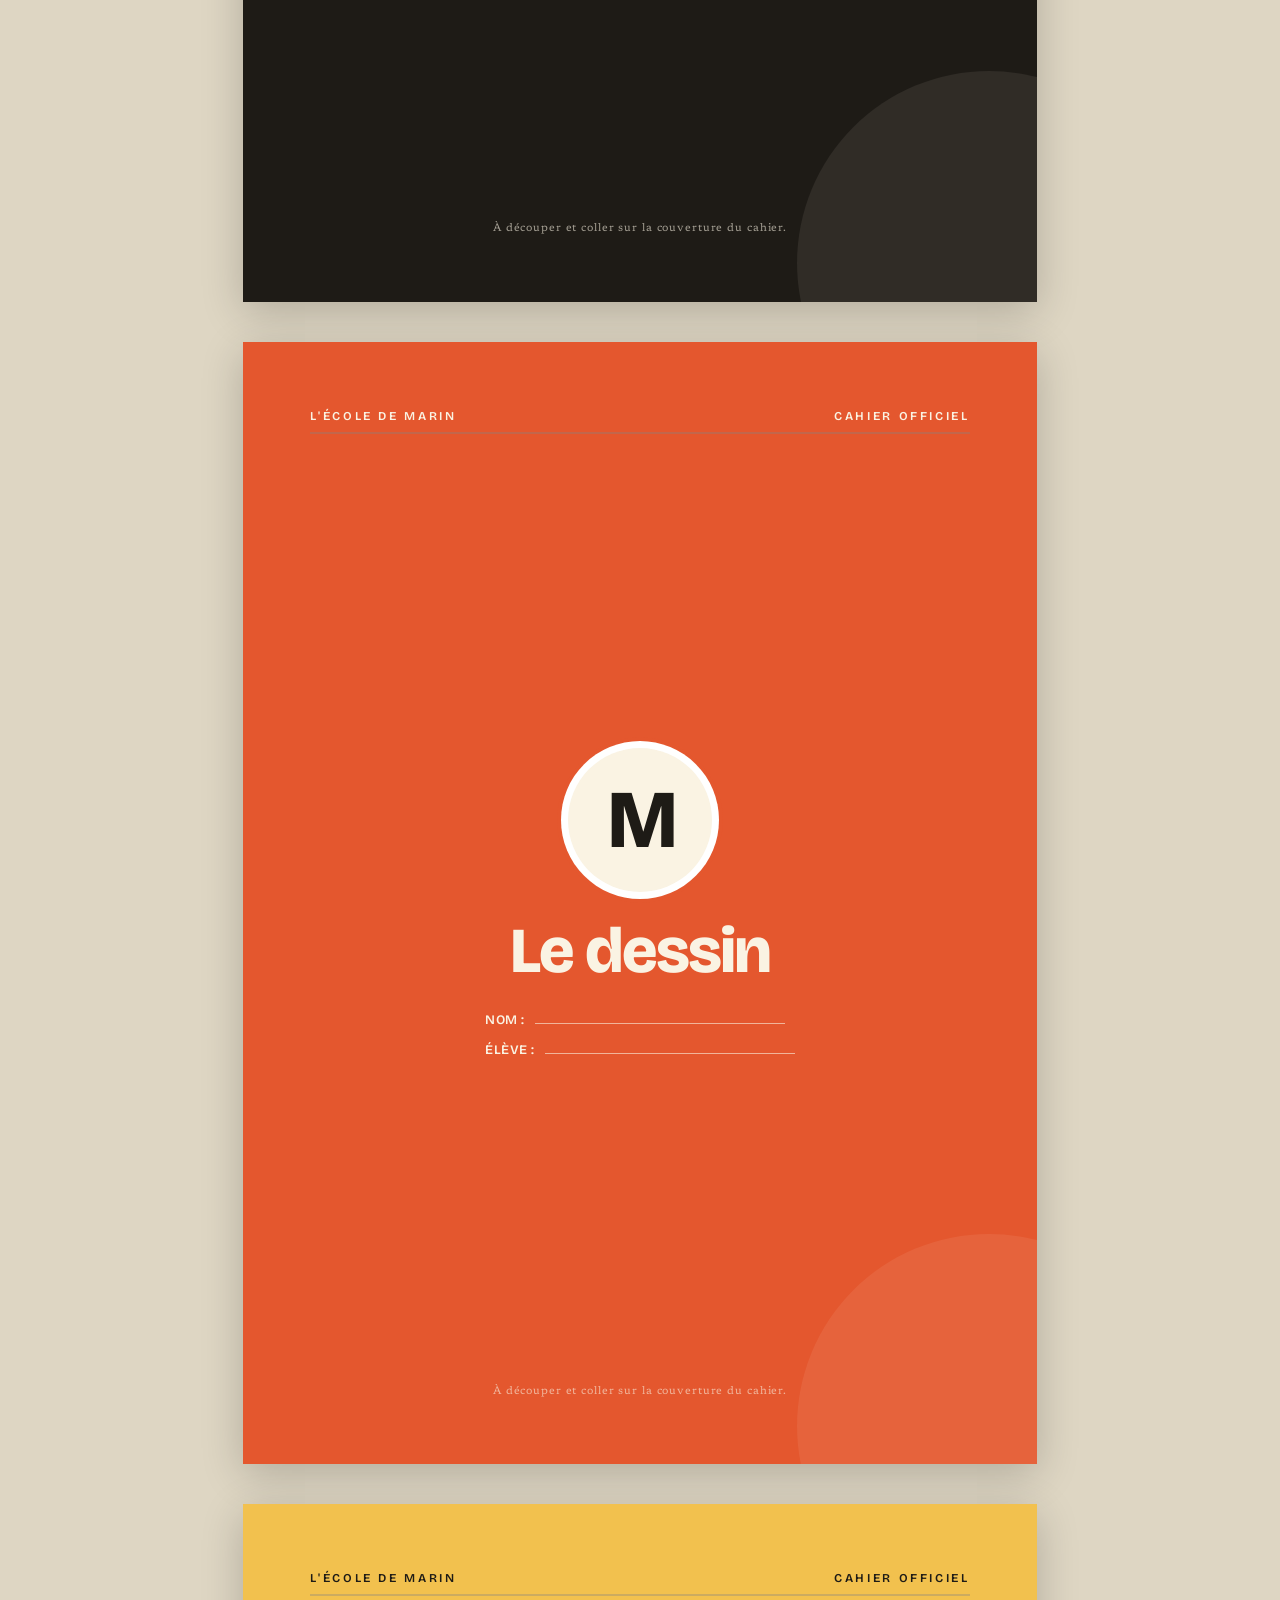
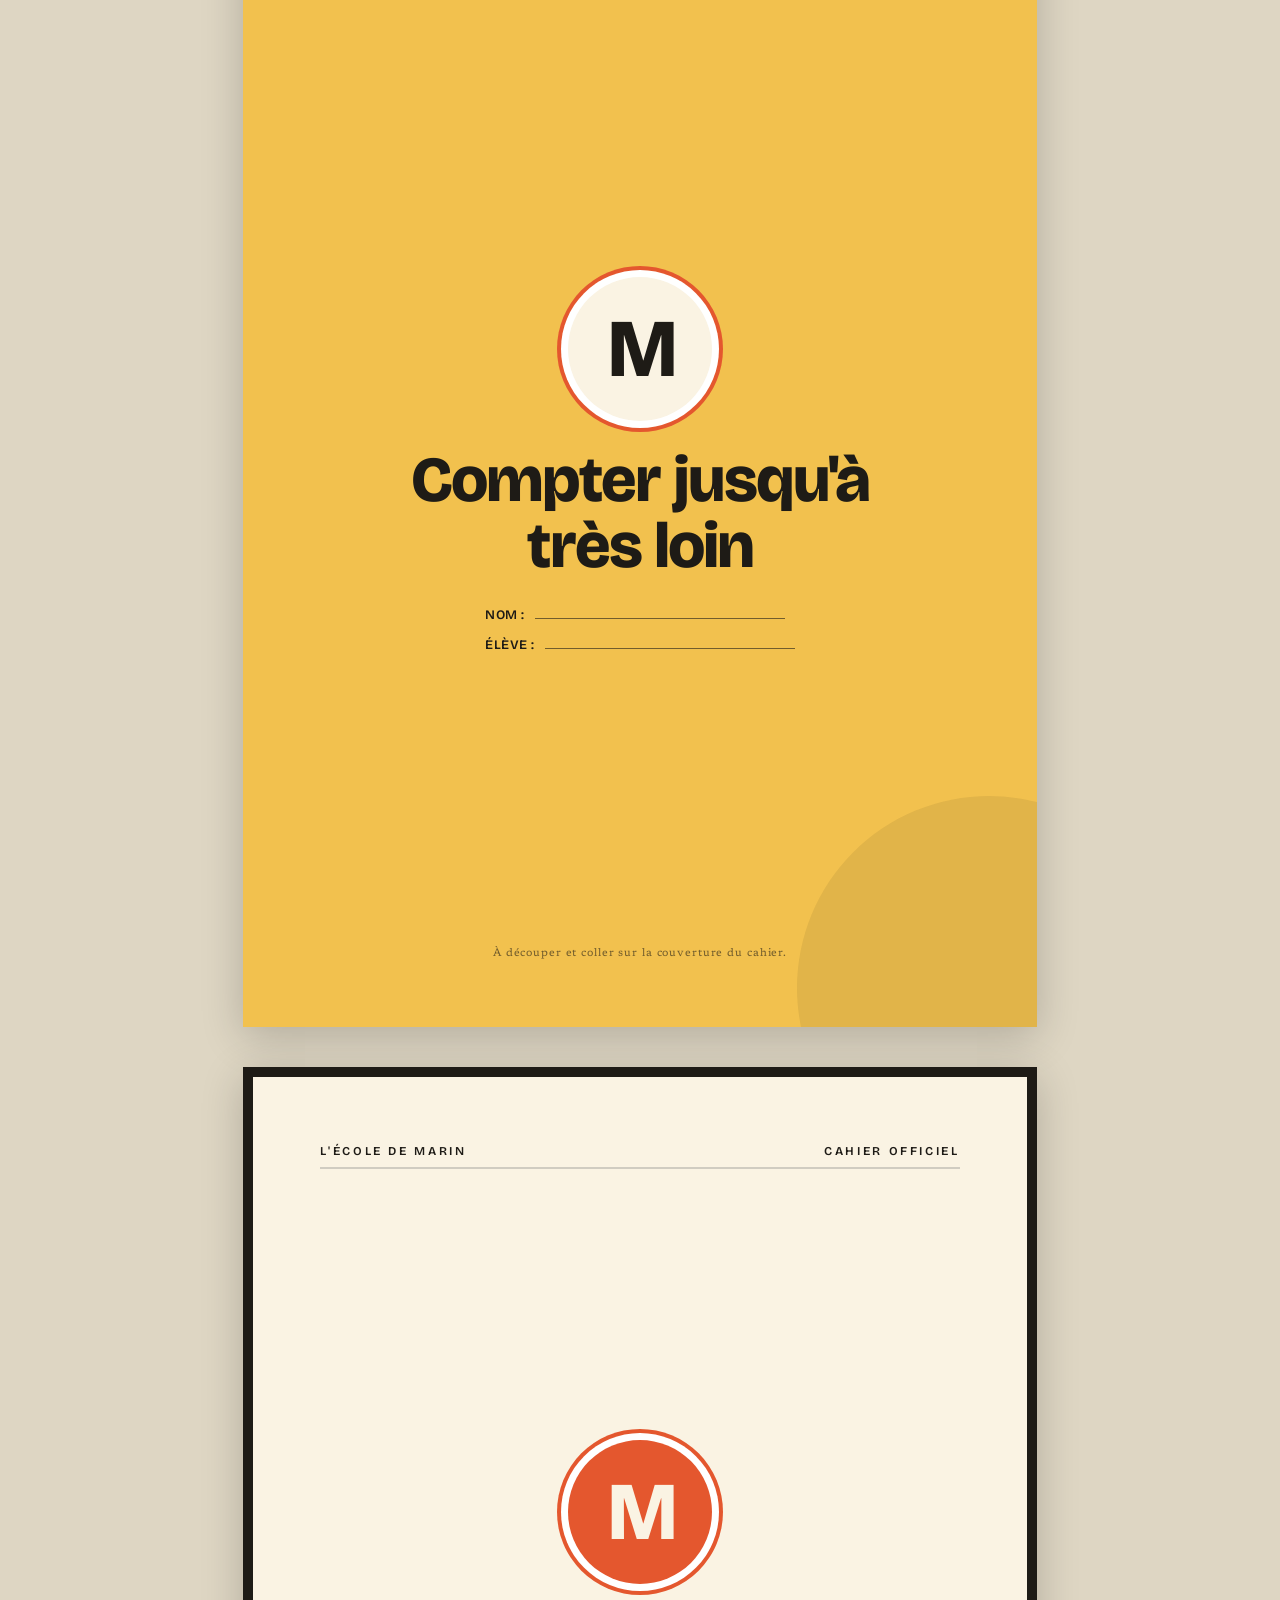
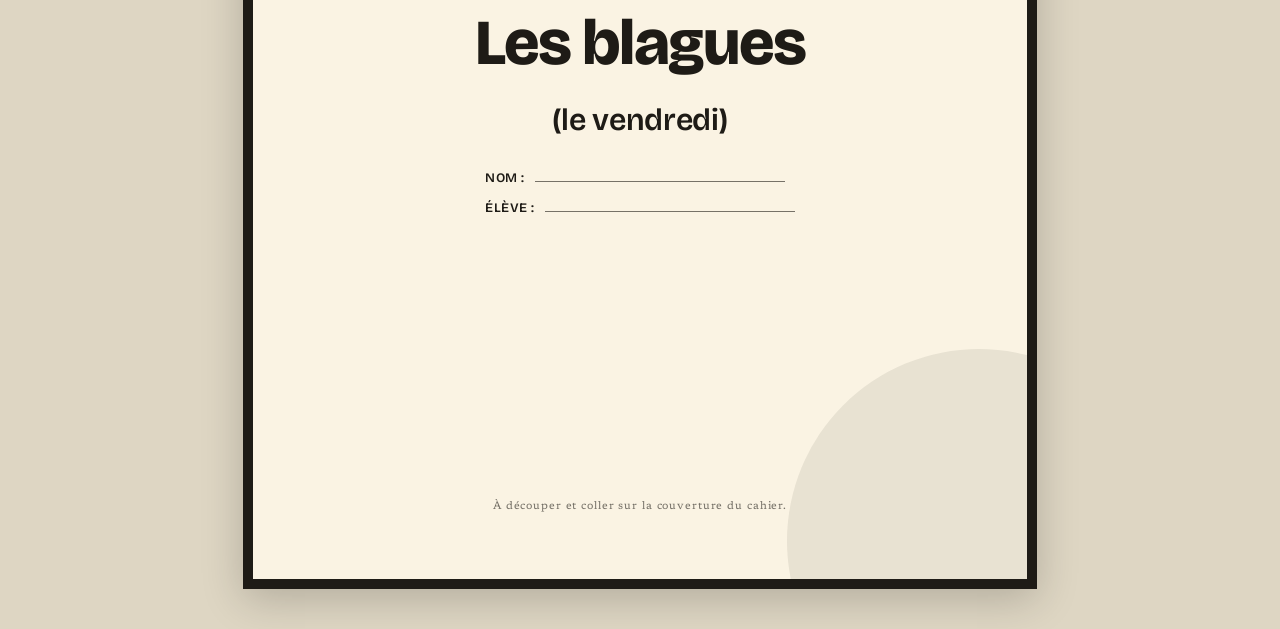
<file: cahiers.html>
<!DOCTYPE html>
<html lang="fr">
<head>
<meta charset="utf-8">
<meta name="viewport" content="width=device-width, initial-scale=1">
<title>Couvertures de cahiers — L'École de Marin</title>
<meta name="description" content="Couvertures de cahiers à imprimer, École de Marin.">
<link rel="preconnect" href="https://fonts.googleapis.com">
<link rel="preconnect" href="https://fonts.gstatic.com" crossorigin>
<link href="https://fonts.googleapis.com/css2?family=Bricolage+Grotesque:opsz,wght@12..96,400;12..96,600;12..96,800&family=Newsreader:opsz,wght@6..72,300;6..72,400;6..72,600&family=Caveat:wght@500;700&display=swap" rel="stylesheet">
<link rel="stylesheet" href="styles.css">
</head>
<body>

<nav class="site-nav"><a href="index.html">← Retour à la charte de marque</a></nav>

<main class="pages">

<!-- Les dinosaures -->
<section class="sheet sheet--cahier" style="--cahier-bg:var(--green);--cahier-fg:var(--cream)">
  <div class="cahier-blob"></div>
  <div class="cahier-kicker">
    <div>L'École de Marin</div>
    <div>Cahier officiel</div>
  </div>
  <div class="cahier-mid">
    <div class="disc disc--ringed" style="--d:1.5in;--fs:82px;--bg:var(--cream);--fg:var(--ink)"><span>M</span></div>
    <h1 class="cahier-title">Les dinosaures</h1>
  </div>
  <div class="cahier-fields">
    <div class="cahier-field">Nom : <span class="cahier-field__line"></span></div>
    <div class="cahier-field">Élève : <span class="cahier-field__line"></span></div>
  </div>
  <div class="cahier-note">À découper et coller sur la couverture du cahier.</div>
</section>

<!-- Les planètes -->
<section class="sheet sheet--cahier" style="--cahier-bg:var(--blue);--cahier-fg:var(--cream)">
  <div class="cahier-blob"></div>
  <div class="cahier-kicker">
    <div>L'École de Marin</div>
    <div>Cahier officiel</div>
  </div>
  <div class="cahier-mid">
    <div class="disc disc--ringed" style="--d:1.5in;--fs:82px;--bg:var(--cream);--fg:var(--ink)"><span>M</span></div>
    <h1 class="cahier-title">Les planètes</h1>
  </div>
  <div class="cahier-fields">
    <div class="cahier-field">Nom : <span class="cahier-field__line"></span></div>
    <div class="cahier-field">Élève : <span class="cahier-field__line"></span></div>
  </div>
  <div class="cahier-note">À découper et coller sur la couverture du cahier.</div>
</section>

<!-- Lire des mots difficiles -->
<section class="sheet sheet--cahier" style="--cahier-bg:var(--ink);--cahier-fg:var(--cream)">
  <div class="cahier-blob"></div>
  <div class="cahier-kicker">
    <div>L'École de Marin</div>
    <div>Cahier officiel</div>
  </div>
  <div class="cahier-mid">
    <div class="disc disc--ringed" style="--d:1.5in;--fs:82px;--bg:var(--cream);--fg:var(--ink)"><span>M</span></div>
    <h1 class="cahier-title">Lire des mots difficiles</h1>
  </div>
  <div class="cahier-fields">
    <div class="cahier-field">Nom : <span class="cahier-field__line"></span></div>
    <div class="cahier-field">Élève : <span class="cahier-field__line"></span></div>
  </div>
  <div class="cahier-note">À découper et coller sur la couverture du cahier.</div>
</section>

<!-- Le dessin -->
<section class="sheet sheet--cahier" style="--cahier-bg:var(--red);--cahier-fg:var(--cream)">
  <div class="cahier-blob"></div>
  <div class="cahier-kicker">
    <div>L'École de Marin</div>
    <div>Cahier officiel</div>
  </div>
  <div class="cahier-mid">
    <div class="disc disc--ringed" style="--d:1.5in;--fs:82px;--bg:var(--cream);--fg:var(--ink)"><span>M</span></div>
    <h1 class="cahier-title">Le dessin</h1>
  </div>
  <div class="cahier-fields">
    <div class="cahier-field">Nom : <span class="cahier-field__line"></span></div>
    <div class="cahier-field">Élève : <span class="cahier-field__line"></span></div>
  </div>
  <div class="cahier-note">À découper et coller sur la couverture du cahier.</div>
</section>

<!-- Compter jusqu'à très loin -->
<section class="sheet sheet--cahier" style="--cahier-bg:var(--yellow);--cahier-fg:var(--ink)">
  <div class="cahier-blob"></div>
  <div class="cahier-kicker">
    <div>L'École de Marin</div>
    <div>Cahier officiel</div>
  </div>
  <div class="cahier-mid">
    <div class="disc disc--ringed" style="--d:1.5in;--fs:82px;--bg:var(--cream);--fg:var(--ink)"><span>M</span></div>
    <h1 class="cahier-title">Compter jusqu'à très loin</h1>
  </div>
  <div class="cahier-fields">
    <div class="cahier-field">Nom : <span class="cahier-field__line"></span></div>
    <div class="cahier-field">Élève : <span class="cahier-field__line"></span></div>
  </div>
  <div class="cahier-note">À découper et coller sur la couverture du cahier.</div>
</section>

<!-- Les blagues (le vendredi) -->
<section class="sheet sheet--cahier sheet--cahier--bordered" style="--cahier-bg:var(--cream);--cahier-fg:var(--ink)">
  <div class="cahier-blob"></div>
  <div class="cahier-kicker">
    <div>L'École de Marin</div>
    <div>Cahier officiel</div>
  </div>
  <div class="cahier-mid">
    <div class="disc disc--ringed" style="--d:1.5in;--fs:82px"><span>M</span></div>
    <h1 class="cahier-title">Les blagues<br><span class="cahier-title__sub">(le vendredi)</span></h1>
  </div>
  <div class="cahier-fields">
    <div class="cahier-field">Nom : <span class="cahier-field__line"></span></div>
    <div class="cahier-field">Élève : <span class="cahier-field__line"></span></div>
  </div>
  <div class="cahier-note">À découper et coller sur la couverture du cahier.</div>
</section>

</main>

</body>
</html>
</file>
<file: styles.css>
/* =========================================================
   L'École de Marin — Charte de marque
   ========================================================= */

:root {
  --red: #E4572E;
  --yellow: #F2C14E;
  --blue: #2E86AB;
  --green: #3F7D20;
  --pink: #C05299;
  --cream: #FAF3E3;
  --ink: #1E1B16;
  --desk: #DED6C3;

  --font-display: 'Bricolage Grotesque', sans-serif;
  --font-body: 'Newsreader', Georgia, serif;
  --font-hand: 'Caveat', cursive;

  --page-w: 210mm;
  --page-h: 297mm;
  --page-pad: 0.7in;
}

* { box-sizing: border-box; }

html, body {
  margin: 0;
  background: var(--desk);
}

a { color: var(--blue); text-decoration: underline; text-underline-offset: 2px; }
a:hover { color: var(--red); }

/* ---------- page shell ---------- */

.pages {
  display: flex;
  flex-direction: column;
  align-items: center;
  gap: 40px;
  padding: 40px 20px;
}

.sheet {
  position: relative;
  width: var(--page-w);
  height: var(--page-h);
  padding: var(--page-pad);
  overflow: hidden;
  font-family: var(--font-body);
  box-shadow: 0 10px 40px rgba(0, 0, 0, 0.2);
  flex: none;
}

.sheet--light { background: var(--cream); color: var(--ink); }

.sheet--light,
.sheet--cover {
  display: flex;
  flex-direction: column;
  gap: 22px;
}

/* ---------- shared bits ---------- */

.kicker {
  display: flex;
  justify-content: space-between;
  align-items: baseline;
  border-bottom: 2px solid var(--ink);
  padding-bottom: 9px;
}

.kicker__eyebrow {
  font-family: var(--font-display);
  font-weight: 600;
  font-size: 13px;
  letter-spacing: 0.24em;
  text-transform: uppercase;
}

.kicker__brand {
  font-size: 12px;
  letter-spacing: 0.1em;
}

.h-lg {
  margin: 0;
  font-family: var(--font-display);
  font-weight: 800;
  font-size: 46px;
  line-height: 1.02;
  letter-spacing: -0.03em;
}

.h-md {
  margin: 0;
  font-family: var(--font-display);
  font-weight: 800;
  font-size: 42px;
  line-height: 1.05;
  letter-spacing: -0.03em;
}

.lede {
  margin: 0;
  font-size: 18px;
  line-height: 1.55;
}

.body-text {
  font-size: 15px;
  line-height: 1.5;
}

.foot {
  font-size: 11px;
  letter-spacing: 0.1em;
  color: rgba(30, 27, 22, 0.5);
}

.callout {
  padding: 15px;
  background: var(--yellow);
  font-size: 15px;
  line-height: 1.45;
}

.callout--fixed { max-width: 2.3in; flex: none; }

.grid-2 {
  display: grid;
  grid-template-columns: repeat(2, minmax(0, 1fr));
  gap: 18px;
}

.grid-2--rule > * {
  border-top: 2px solid var(--ink);
  padding-top: 12px;
}

.grid-3 {
  display: grid;
  grid-template-columns: repeat(3, minmax(0, 1fr));
  gap: 18px;
}

.grid-3--stretch { align-items: stretch; }

.col-block {
  display: flex;
  flex-direction: column;
  gap: 10px;
}

.col-block__label {
  font-family: var(--font-display);
  font-weight: 600;
  font-size: 14px;
  letter-spacing: 0.16em;
  text-transform: uppercase;
}

.col-block__body { font-size: 16px; line-height: 1.55; }

/* circular M mark */

.disc {
  width: var(--d);
  height: var(--dh, var(--d));
  border-radius: 50%;
  background: var(--bg, var(--red));
  color: var(--fg, var(--cream));
  display: grid;
  place-items: center;
  flex: none;
}

.disc span {
  font-family: var(--font-display);
  font-weight: 800;
  font-size: var(--fs);
  line-height: 1;
  letter-spacing: -0.05em;
}

.disc--ringed {
  box-shadow: 0 0 0 7px #fff, 0 0 0 11px var(--red);
}

.disc--skew { transform: skewX(-18deg); }
.disc--skew span { font-family: var(--font-body); font-weight: 400; }

.stamp {
  width: var(--d);
  height: var(--d);
  border-radius: 50%;
  border: 4px double var(--red);
  color: var(--red);
  display: grid;
  place-items: center;
  text-align: center;
  font-family: var(--font-display);
  font-weight: 800;
  font-size: var(--fs);
  letter-spacing: 0.05em;
  line-height: 1.25;
  transform: rotate(-8deg);
  flex: none;
}

.stamp--sm { border-width: 3px; }

/* ---------- 01 cover ---------- */

.sheet--cover {
  background: var(--red);
  color: var(--cream);
  justify-content: space-between;
}

.cover-blob {
  position: absolute;
  border-radius: 50%;
}

.cover-blob--yellow {
  right: -1.3in; top: -1.3in;
  width: 4.2in; height: 4.2in;
  background: var(--yellow);
  opacity: 0.32;
}

.cover-blob--blue {
  left: -1in; bottom: -1.4in;
  width: 3.4in; height: 3.4in;
  background: var(--blue);
  opacity: 0.35;
}

.cover-top { position: relative; display: flex; flex-direction: column; gap: 12px; }

.cover-eyebrow {
  font-family: var(--font-display);
  font-weight: 600;
  font-size: 14px;
  letter-spacing: 0.26em;
  text-transform: uppercase;
}

.cover-rule { width: 52px; height: 4px; background: var(--cream); }

.cover-mid { position: relative; display: flex; flex-direction: column; gap: 24px; }

.cover-title {
  margin: 0;
  font-family: var(--font-display);
  font-weight: 800;
  font-size: 82px;
  line-height: 0.92;
  letter-spacing: -0.035em;
}

.cover-sub {
  margin: 0;
  max-width: 4.8in;
  font-size: 20px;
  line-height: 1.45;
  font-weight: 300;
}

.cover-foot {
  position: relative;
  display: flex;
  justify-content: space-between;
  align-items: flex-end;
  gap: 24px;
  border-top: 2px solid rgba(250, 243, 227, 0.55);
  padding-top: 14px;
}

.cover-direction { font-size: 15px; line-height: 1.5; }

.cover-direction__label {
  font-family: var(--font-display);
  font-weight: 600;
  letter-spacing: 0.14em;
  text-transform: uppercase;
}

.signature {
  font-family: var(--font-hand);
  font-size: 30px;
  transform: rotate(-4deg);
}

/* ---------- 02 mission ---------- */

.rule-card {
  display: flex;
  flex-direction: column;
  gap: 8px;
  padding: 18px;
  background: var(--bg);
  color: var(--fg);
}

.rule-card__num {
  font-family: var(--font-display);
  font-weight: 800;
  font-size: 32px;
  line-height: 1;
}

.rule-card__title {
  font-family: var(--font-display);
  font-weight: 600;
  font-size: 17px;
  line-height: 1.2;
}

.rule-card__body { font-size: 15px; line-height: 1.45; }

.quote-row {
  margin-top: auto;
  display: flex;
  gap: 20px;
  align-items: flex-start;
  border-top: 1px solid rgba(30, 27, 22, 0.3);
  padding-top: 16px;
}

.quote-row__quote {
  font-family: var(--font-hand);
  font-size: 33px;
  line-height: 1.1;
  color: var(--red);
  max-width: 3.2in;
  transform: rotate(-1.5deg);
}

.quote-row__caption {
  font-size: 15px;
  line-height: 1.5;
  max-width: 2.6in;
  color: rgba(30, 27, 22, 0.75);
}

/* ---------- 03 logo ---------- */

.logo-showcase {
  display: grid;
  grid-template-columns: minmax(0, 1.1fr) minmax(0, 1fr);
  gap: 22px;
  align-items: stretch;
}

.logo-showcase__frame {
  position: relative;
  padding: 26px;
  background: #fff;
  border: 2px solid var(--ink);
  display: grid;
  place-items: center;
}

.logo-showcase__guide { position: absolute; inset: 13px; border: 1px dashed var(--blue); }

.logo-showcase__tag {
  position: absolute;
  left: 13px;
  bottom: -10px;
  background: var(--blue);
  color: var(--cream);
  font-family: var(--font-display);
  font-size: 11px;
  letter-spacing: 0.12em;
  padding: 3px 8px;
  text-transform: uppercase;
}

.logo-showcase__notes { display: flex; flex-direction: column; gap: 14px; }

.version-list { display: flex; flex-direction: column; gap: 9px; }

.version-list__item { display: flex; gap: 12px; align-items: center; font-size: 16px; }

.dot {
  width: 24px; height: 24px;
  border-radius: 50%;
  background: var(--dc);
  flex: none;
}

.dot--outline { border: 2px solid var(--ink); }

.lockup-card { display: flex; flex-direction: column; gap: 9px; }

.lockup-card__label {
  font-family: var(--font-display);
  font-weight: 600;
  font-size: 12px;
  letter-spacing: 0.16em;
  text-transform: uppercase;
}

.lockup-card__box {
  flex: 1;
  border: 2px solid var(--ink);
  background: #fff;
}

.lockup-card__box--row {
  display: flex;
  align-items: center;
  gap: 12px;
  padding: 15px;
}

.lockup-card__box--center {
  display: grid;
  place-items: center;
  padding: 15px;
}

.lockup-card__box--slot { min-height: 1.4in; }

.lockup-card__wordmark {
  font-family: var(--font-display);
  font-weight: 600;
  font-size: 13px;
  letter-spacing: 0.13em;
  line-height: 1.3;
  text-transform: uppercase;
}

.image-slot {
  display: flex;
  align-items: center;
  justify-content: center;
  text-align: center;
  padding: 12px;
  margin: 6px;
  width: calc(100% - 12px);
  height: calc(100% - 12px);
  font-family: var(--font-display);
  font-size: 12px;
  letter-spacing: 0.02em;
  color: rgba(30, 27, 22, 0.45);
  background: rgba(127, 127, 127, 0.06);
  border: 1.5px dashed rgba(30, 27, 22, 0.3);
}

/* ---------- 04 interdits ---------- */

.dont-grid { grid-template-rows: repeat(2, auto); }

.dont { display: flex; flex-direction: column; gap: 11px; }

.dont__preview {
  height: 1.25in;
  display: grid;
  place-items: center;
  background: #fff;
  border: 2px solid var(--red);
}

.dont__preview--text { padding: 0 10px; text-align: center; }

.dont__preview--stripes {
  position: relative;
  overflow: hidden;
}

.dont__preview--stripes::before {
  content: "";
  position: absolute;
  inset: 0;
  background: repeating-linear-gradient(45deg, var(--blue) 0 10px, var(--green) 10px 20px);
  opacity: 0.85;
}

.dont__preview--stripes .disc { position: relative; }

.dont__wrong-name {
  font-family: var(--font-display);
  font-weight: 800;
  font-size: 26px;
  letter-spacing: -0.02em;
}

.dont__wrong-name span { color: var(--red); text-decoration: line-through; }

.dont__caption { font-size: 15px; line-height: 1.45; }

.dont__caption b { font-family: var(--font-display); color: var(--red); }

.page4-foot {
  margin-top: auto;
  display: flex;
  justify-content: space-between;
  align-items: flex-end;
  gap: 20px;
}

.handnote {
  font-family: var(--font-hand);
  font-size: 30px;
  color: var(--red);
  transform: rotate(-1deg);
}

.handnote--green { font-size: 26px; color: var(--green); transform: none; }

/* ---------- 05 couleurs ---------- */

.swatch { display: flex; flex-direction: column; }

.swatch__chip { height: 1.3in; }

.swatch__chip--bordered { border: 2px solid var(--ink); }

.swatch__name {
  font-family: var(--font-display);
  font-weight: 600;
  font-size: 17px;
  margin-top: 11px;
}

.swatch__hex {
  font-family: var(--font-display);
  font-size: 13px;
  letter-spacing: 0.08em;
  margin-top: 3px;
}

.swatch__desc {
  font-size: 14px;
  line-height: 1.4;
  color: rgba(30, 27, 22, 0.7);
  margin-top: 3px;
}

/* ---------- 06 typographie ---------- */

.type-block {
  display: flex;
  flex-direction: column;
  gap: 8px;
  padding-bottom: 18px;
  border-bottom: 1px solid rgba(30, 27, 22, 0.3);
}

.type-block__head {
  display: flex;
  justify-content: space-between;
  align-items: baseline;
  gap: 16px;
}

.type-block__label {
  font-family: var(--font-display);
  font-weight: 600;
  font-size: 13px;
  letter-spacing: 0.16em;
  text-transform: uppercase;
}

.type-block__meta { font-size: 14px; color: rgba(30, 27, 22, 0.65); }

.type-block__sample--display {
  font-family: var(--font-display);
  font-weight: 800;
  font-size: 56px;
  line-height: 1;
  letter-spacing: -0.04em;
}

.type-block__charset { font-family: var(--font-display); font-size: 16px; letter-spacing: 0.04em; }

.type-block__sample--serif {
  font-size: 28px;
  line-height: 1.35;
  font-weight: 300;
  max-width: 6.1in;
}

.type-block__body { font-size: 16px; line-height: 1.5; max-width: 6.1in; }

.type-foot {
  display: flex;
  justify-content: space-between;
  align-items: flex-end;
  gap: 22px;
}

.type-hand { display: flex; flex-direction: column; gap: 6px; }

.type-hand__sample { font-family: var(--font-hand); font-size: 44px; line-height: 1.1; color: var(--red); }

.type-hand__note { font-size: 14px; line-height: 1.45; color: rgba(30, 27, 22, 0.7); max-width: 4.2in; }

/* ---------- 07 ton de voix ---------- */

.voice-table {
  display: grid;
  grid-template-columns: repeat(2, minmax(0, 1fr));
  border: 2px solid var(--ink);
}

.voice-table__head {
  padding: 16px 18px;
  font-family: var(--font-display);
  font-weight: 600;
  font-size: 14px;
  letter-spacing: 0.16em;
  text-transform: uppercase;
  color: var(--cream);
}

.voice-table__head--do { background: var(--green); }
.voice-table__head--dont { background: var(--red); }

.voice-table__cell {
  padding: 14px 18px;
  font-size: 16px;
  line-height: 1.45;
  border-top: 1px solid rgba(30, 27, 22, 0.25);
}

.voice-table__cell--dont {
  border-left: 1px solid rgba(30, 27, 22, 0.25);
  color: rgba(30, 27, 22, 0.6);
}

.voice-tile { padding: 16px; background: var(--yellow); }

.voice-tile__label {
  font-family: var(--font-display);
  font-weight: 600;
  font-size: 15px;
  margin-bottom: 5px;
}

.voice-tile__body { font-size: 15px; line-height: 1.45; }

/* ---------- 08 papeterie ---------- */

.stationery-card {
  display: flex;
  align-items: center;
  gap: 14px;
  padding: 18px;
  border: 2px solid var(--ink);
}

.stationery-card--yellow { background: var(--yellow); }
.stationery-card--white { background: #fff; }

.stationery-card__title { font-family: var(--font-display); font-weight: 800; font-size: 20px; line-height: 1.1; }
.stationery-card__sub { font-size: 14px; line-height: 1.4; }

.stationery-card__eyebrow {
  font-family: var(--font-display);
  font-weight: 600;
  font-size: 12px;
  letter-spacing: 0.16em;
  text-transform: uppercase;
}

.stationery-card__name { font-family: var(--font-hand); font-size: 28px; line-height: 1; color: var(--red); }

.exam-sheet {
  flex: 1;
  border: 2px solid var(--ink);
  background: #fff;
  padding: 22px;
  display: flex;
  flex-direction: column;
  gap: 16px;
}

.exam-sheet__head {
  display: flex;
  justify-content: space-between;
  align-items: flex-start;
  gap: 20px;
  border-bottom: 2px solid var(--ink);
  padding-bottom: 12px;
}

.exam-sheet__title { display: flex; align-items: center; gap: 12px; }

.exam-sheet__title-text {
  font-family: var(--font-display);
  font-weight: 800;
  font-size: 22px;
  letter-spacing: -0.02em;
}

.exam-sheet__fields { text-align: right; font-size: 13px; line-height: 1.5; }

.exam-sheet__questions { display: flex; flex-direction: column; gap: 11px; font-size: 16px; line-height: 1.5; }

.exam-sheet__foot {
  margin-top: auto;
  display: flex;
  justify-content: space-between;
  align-items: flex-end;
  gap: 16px;
}

/* ---------- 09 diplôme ---------- */

.sheet--diploma {
  background: var(--red);
  color: var(--cream);
  display: flex;
  flex-direction: column;
  justify-content: center;
  align-items: center;
  gap: 26px;
  text-align: center;
}

.diploma-border { position: absolute; inset: 0.35in; border: 3px double rgba(250, 243, 227, 0.6); }

.diploma-eyebrow {
  position: relative;
  font-family: var(--font-display);
  font-weight: 600;
  font-size: 13px;
  letter-spacing: 0.28em;
  text-transform: uppercase;
}

.diploma-title {
  position: relative;
  margin: 0;
  font-family: var(--font-display);
  font-weight: 800;
  font-size: 58px;
  line-height: 1;
  letter-spacing: -0.035em;
}

.diploma-text {
  position: relative;
  margin: 0;
  font-size: 19px;
  line-height: 1.55;
  max-width: 5in;
  font-weight: 300;
}

.diploma-name {
  position: relative;
  font-family: var(--font-hand);
  font-size: 52px;
  line-height: 1;
  padding-bottom: 8px;
  border-bottom: 2px solid rgba(250, 243, 227, 0.7);
  min-width: 3.2in;
}

.diploma-signatures {
  position: relative;
  display: flex;
  gap: 56px;
  align-items: flex-end;
  margin-top: 8px;
}

.diploma-signatures__name { font-family: var(--font-hand); font-size: 30px; line-height: 1; }

.diploma-signatures__role {
  font-family: var(--font-display);
  font-size: 11px;
  letter-spacing: 0.16em;
  text-transform: uppercase;
  border-top: 1px solid rgba(250, 243, 227, 0.7);
  padding-top: 5px;
  margin-top: 3px;
}

.diploma-foot {
  position: absolute;
  left: 0.7in;
  bottom: 0.7in;
  font-size: 11px;
  letter-spacing: 0.1em;
  color: rgba(250, 243, 227, 0.7);
}

/* ---------- site nav (screen only) ---------- */

.site-nav {
  width: var(--page-w);
  max-width: 100%;
  padding: 0 4px;
  font-family: var(--font-display);
  font-size: 12px;
  letter-spacing: 0.06em;
  text-transform: uppercase;
  color: rgba(30, 27, 22, 0.6);
}

/* ---------- couvertures de cahiers ---------- */

.sheet--cahier {
  background: var(--cahier-bg, var(--cream));
  color: var(--cahier-fg, var(--ink));
  display: flex;
  flex-direction: column;
  justify-content: center;
  align-items: center;
  text-align: center;
  gap: 28px;
}

.sheet--cahier--bordered { border: 10px solid var(--ink); }

.cahier-blob {
  position: absolute;
  right: -1.5in;
  bottom: -1.6in;
  width: 4in;
  height: 4in;
  border-radius: 50%;
  background: var(--cahier-fg, var(--ink));
  opacity: 0.08;
}

.cahier-kicker {
  position: absolute;
  top: var(--page-pad);
  left: var(--page-pad);
  right: var(--page-pad);
  display: flex;
  justify-content: space-between;
  border-bottom: 2px solid rgba(128, 128, 128, 0.35);
  padding-bottom: 9px;
  font-family: var(--font-display);
  font-weight: 600;
  font-size: 12px;
  letter-spacing: 0.22em;
  text-transform: uppercase;
}

.cahier-mid {
  position: relative;
  display: flex;
  flex-direction: column;
  align-items: center;
  gap: 26px;
}

.cahier-title {
  margin: 0;
  max-width: 6in;
  font-family: var(--font-display);
  font-weight: 800;
  font-size: 64px;
  line-height: 1.03;
  letter-spacing: -0.03em;
}

.cahier-title__sub {
  display: inline-block;
  margin-top: 6px;
  font-size: 0.48em;
  font-weight: 600;
  letter-spacing: -0.01em;
}

.cahier-fields {
  position: relative;
  display: flex;
  flex-direction: column;
  gap: 14px;
  font-size: 19px;
}

.cahier-field {
  display: flex;
  align-items: baseline;
  gap: 10px;
  font-family: var(--font-display);
  font-weight: 600;
  letter-spacing: 0.04em;
  text-transform: uppercase;
  font-size: 13px;
}

.cahier-field__line {
  width: 2.6in;
  border-bottom: 1.5px solid currentColor;
  opacity: 0.6;
}

.cahier-note {
  position: absolute;
  left: var(--page-pad);
  right: var(--page-pad);
  bottom: var(--page-pad);
  font-size: 11px;
  letter-spacing: 0.08em;
  opacity: 0.6;
}

/* ---------- print ---------- */

@page {
  size: A4;
  margin: 0;
}

@media print {
  html, body { background: #fff; }
  .pages { gap: 0; padding: 0; }
  .site-nav { display: none; }
  .sheet {
    box-shadow: none;
    break-after: page;
  }
  .sheet:last-child { break-after: auto; }
}
</file>
